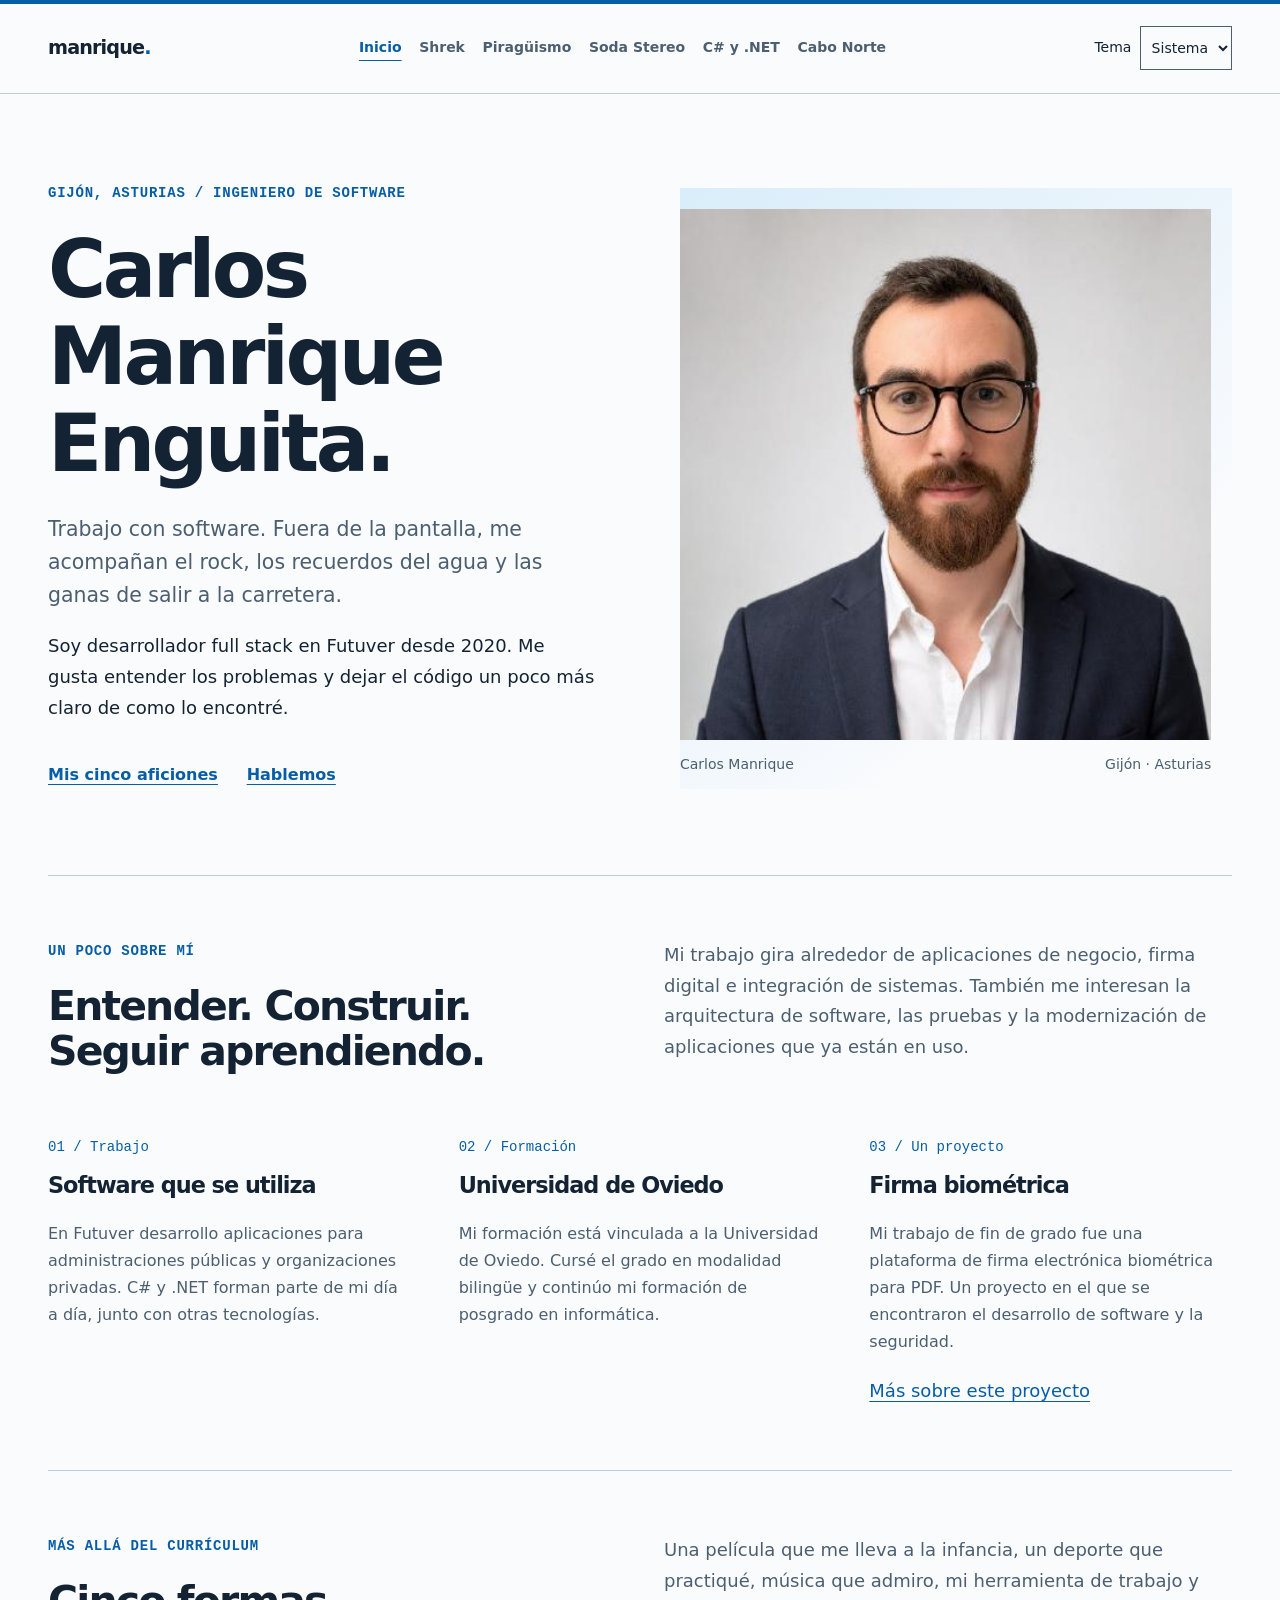
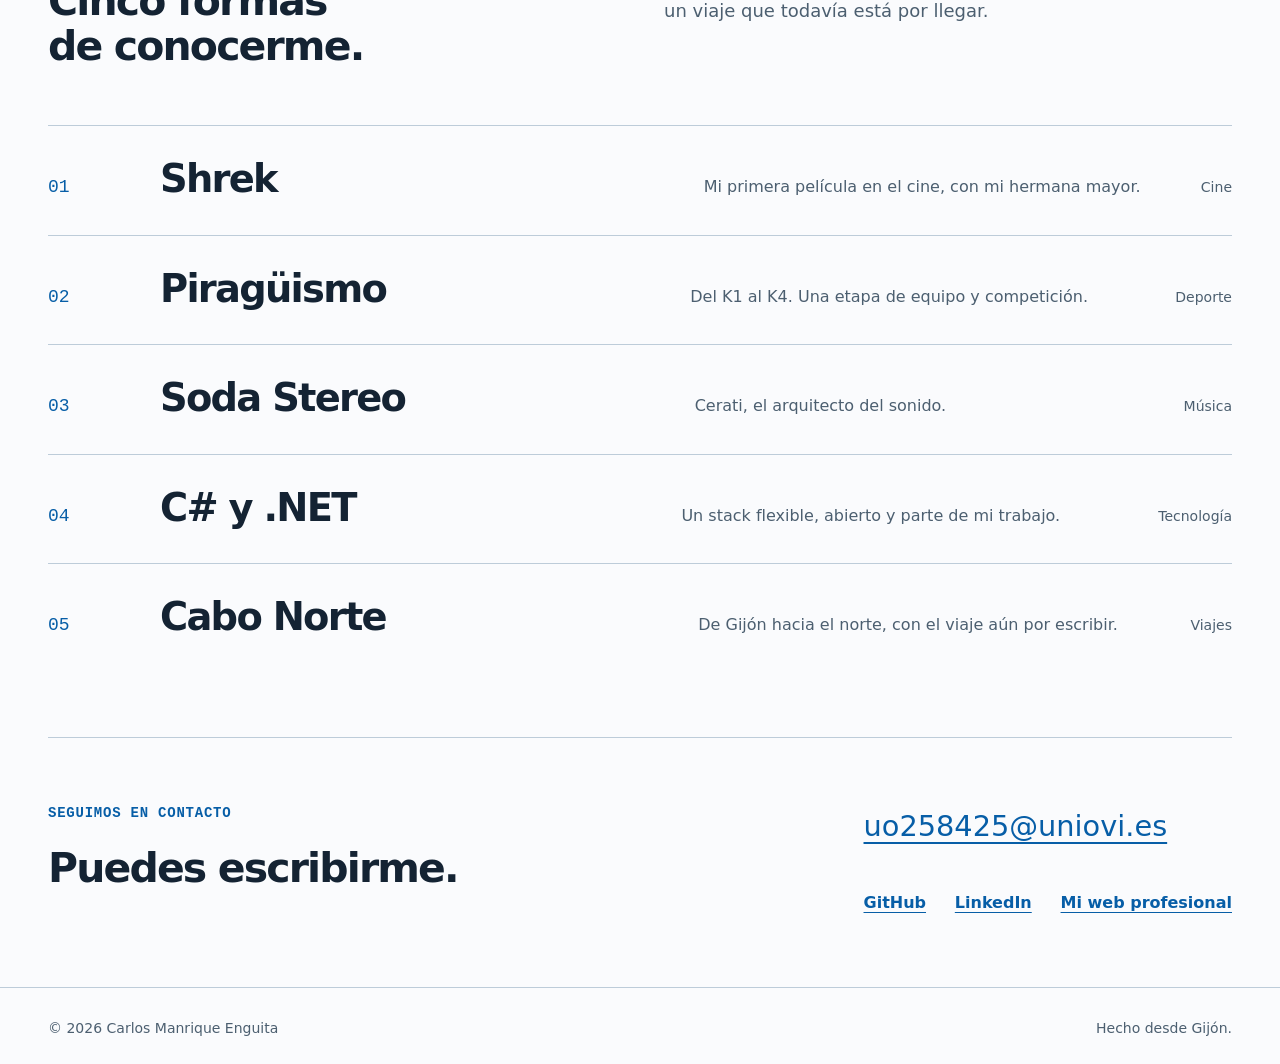
<file: index.html>
<!doctype html>
<html lang="es">
<head>
  <meta charset="utf-8">
  <meta name="viewport" content="width=device-width, initial-scale=1">
  <title>Carlos Manrique Enguita · Software y otras aficiones</title>
  <meta name="description" content="Soy Carlos Manrique Enguita, ingeniero de software en Gijón. Aquí comparto mi trabajo, mi música y algunas de las historias que me acompañan.">
  <link rel="icon" href="data:image/svg+xml,%3Csvg%20xmlns%3D%22http%3A%2F%2Fwww.w3.org%2F2000%2Fsvg%22%20viewBox%3D%220%200%2064%2064%22%3E%3Crect%20width%3D%2264%22%20height%3D%2264%22%20rx%3D%2212%22%20fill%3D%22%23075ea7%22%2F%3E%3Ctext%20x%3D%2232%22%20y%3D%2243%22%20text-anchor%3D%22middle%22%20font-size%3D%2236%22%20font-family%3D%22sans-serif%22%20font-weight%3D%22bold%22%20fill%3D%22white%22%3Em%3C%2Ftext%3E%3C%2Fsvg%3E">
  <link rel="stylesheet" href="assets/css/estilos.css">
  <script src="assets/js/tema.js"></script>
</head>
<body>
  <a class="saltar" href="#contenido">Saltar al contenido</a>
  <header>
    <a href="index.html" aria-label="Carlos Manrique, inicio">manrique<span>.</span></a>
    <nav aria-label="Principal">
      <ul>
        <li><a href="index.html" aria-current="page">Inicio</a></li>
        <li><a href="shrek.html">Shrek</a></li>
        <li><a href="piraguismo.html">Piragüismo</a></li>
        <li><a href="soda-stereo.html">Soda Stereo</a></li>
        <li><a href="dotnet.html">C# y .NET</a></li>
        <li><a href="cabo-norte.html">Cabo Norte</a></li>
      </ul>
    </nav>
    <label id="control-tema" hidden for="tema">
      Tema
      <select id="tema" name="tema"><option value="sistema">Sistema</option><option value="claro">Claro</option><option value="oscuro">Oscuro</option></select>
    </label>
  </header>
  <main id="contenido">
    <header aria-labelledby="presentacion">
      <div>
        <p class="etiqueta">Gijón, Asturias / Ingeniero de software</p>
        <h1 id="presentacion">Carlos <span>Manrique Enguita.</span></h1>
        <p class="entradilla">Trabajo con software. Fuera de la pantalla, me acompañan el rock, los recuerdos del agua y las ganas de salir a la carretera.</p>
        <p>Soy desarrollador full stack en Futuver desde 2020. Me gusta entender los problemas y dejar el código un poco más claro de como lo encontré.</p>
        <p class="enlaces-linea">
          <a href="#intereses">Mis cinco aficiones</a>
          <a href="#contacto">Hablemos</a>
        </p>
      </div>
      <figure>
        <img src="assets/imagenes/carlos-manrique.jpg" alt="Carlos Manrique Enguita" width="460" height="460" fetchpriority="high">
        <figcaption><span>Carlos Manrique</span><span>Gijón · Asturias</span></figcaption>
      </figure>
    </header>
    <section aria-labelledby="perfil">
      <header>
        <div>
          <p class="etiqueta">Un poco sobre mí</p>
          <h2 id="perfil">Entender. Construir.<br>Seguir aprendiendo.</h2>
        </div>
        <p>Mi trabajo gira alrededor de aplicaciones de negocio, firma digital e integración de sistemas. También me interesan la arquitectura de software, las pruebas y la modernización de aplicaciones que ya están en uso.</p>
      </header>
      <ul class="perfil-grid">
        <li aria-labelledby="trabajo">
          <span>01 / Trabajo</span>
          <h3 id="trabajo">Software que se utiliza</h3>
          <p>En Futuver desarrollo aplicaciones para administraciones públicas y organizaciones privadas. C# y .NET forman parte de mi día a día, junto con otras tecnologías.</p>
        </li>
        <li aria-labelledby="formacion">
          <span>02 / Formación</span>
          <h3 id="formacion">Universidad de Oviedo</h3>
          <p>Mi formación está vinculada a la Universidad de Oviedo. Cursé el grado en modalidad bilingüe y continúo mi formación de posgrado en informática.</p>
        </li>
        <li aria-labelledby="proyecto">
          <span>03 / Un proyecto</span>
          <h3 id="proyecto">Firma biométrica</h3>
          <p>Mi trabajo de fin de grado fue una plataforma de firma electrónica biométrica para PDF. Un proyecto en el que se encontraron el desarrollo de software y la seguridad.</p>
          <a href="dotnet.html#proyecto">Más sobre este proyecto</a>
        </li>
      </ul>
    </section>
    <section id="intereses" aria-labelledby="titulo-intereses">
      <header>
        <div>
          <p class="etiqueta">Más allá del currículum</p>
          <h2 id="titulo-intereses">Cinco formas<br>de conocerme.</h2>
        </div>
        <p>Una película que me lleva a la infancia, un deporte que practiqué, música que admiro, mi herramienta de trabajo y un viaje que todavía está por llegar.</p>
      </header>
      <ol class="intereses">
        <li>
          <span aria-hidden="true">01</span>
          <h3><a href="shrek.html">Shrek</a></h3>
          <p>Mi primera película en el cine, con mi hermana mayor.</p>
          <span>Cine</span>
        </li>
        <li>
          <span aria-hidden="true">02</span>
          <h3><a href="piraguismo.html">Piragüismo</a></h3>
          <p>Del K1 al K4. Una etapa de equipo y competición.</p>
          <span>Deporte</span>
        </li>
        <li>
          <span aria-hidden="true">03</span>
          <h3><a href="soda-stereo.html">Soda Stereo</a></h3>
          <p>Cerati, el arquitecto del sonido.</p>
          <span>Música</span>
        </li>
        <li>
          <span aria-hidden="true">04</span>
          <h3><a href="dotnet.html">C# y .NET</a></h3>
          <p>Un stack flexible, abierto y parte de mi trabajo.</p>
          <span>Tecnología</span>
        </li>
        <li>
          <span aria-hidden="true">05</span>
          <h3><a href="cabo-norte.html">Cabo Norte</a></h3>
          <p>De Gijón hacia el norte, con el viaje aún por escribir.</p>
          <span>Viajes</span>
        </li>
      </ol>
    </section>
    <section class="contacto" id="contacto" aria-labelledby="titulo-contacto">
      <header>
        <p class="etiqueta">Seguimos en contacto</p>
        <h2 id="titulo-contacto">Puedes escribirme.</h2>
      </header>
      <address>
        <a href="mailto:uo258425@uniovi.es">uo258425@uniovi.es</a>
        <p class="enlaces-linea">
          <a href="https://github.com/carlosmanri">GitHub</a>
          <a href="https://www.linkedin.com/in/carlos-manrique-enguita/">LinkedIn</a>
          <a href="https://manrique.dev/">Mi web profesional</a>
        </p>
      </address>
    </section>
  </main>
  <footer>
    <p>© 2026 Carlos Manrique Enguita</p>
    <p>Hecho desde Gijón.</p>
  </footer>
</body>
</html>
</file>
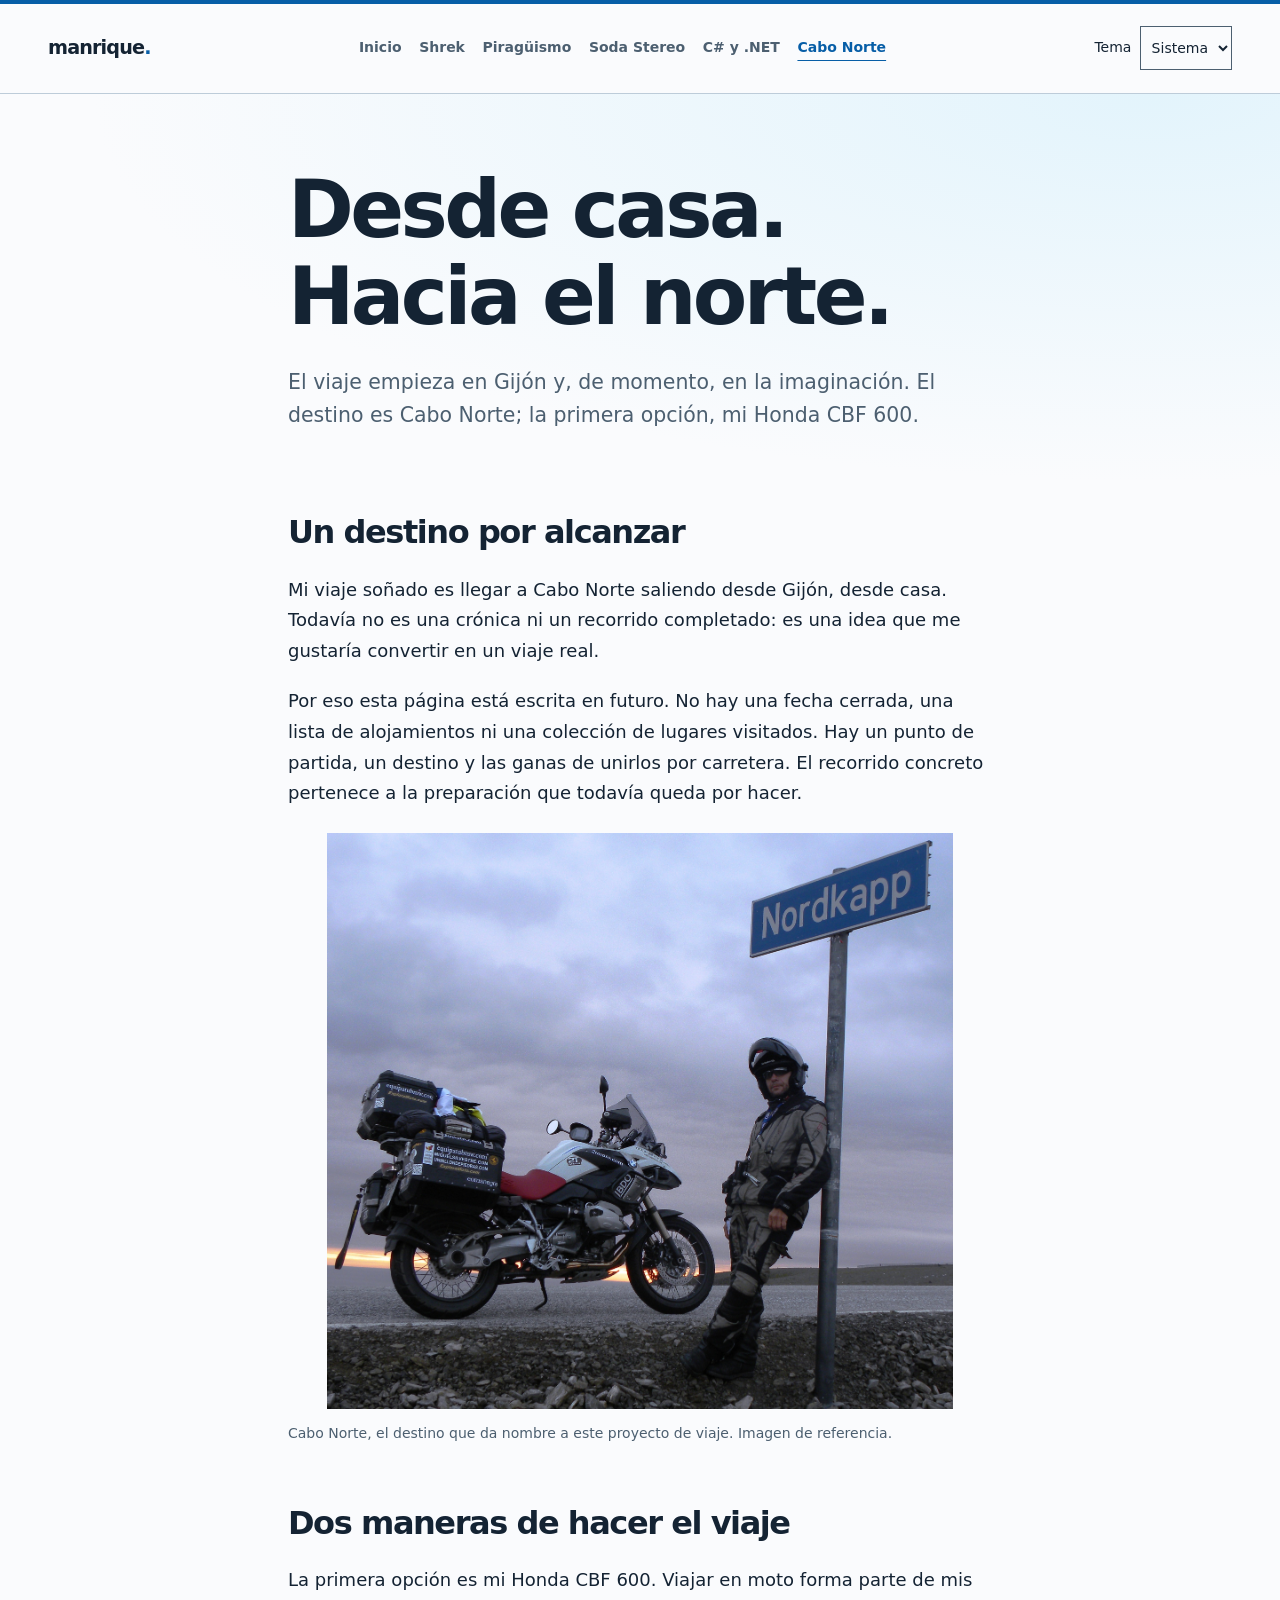
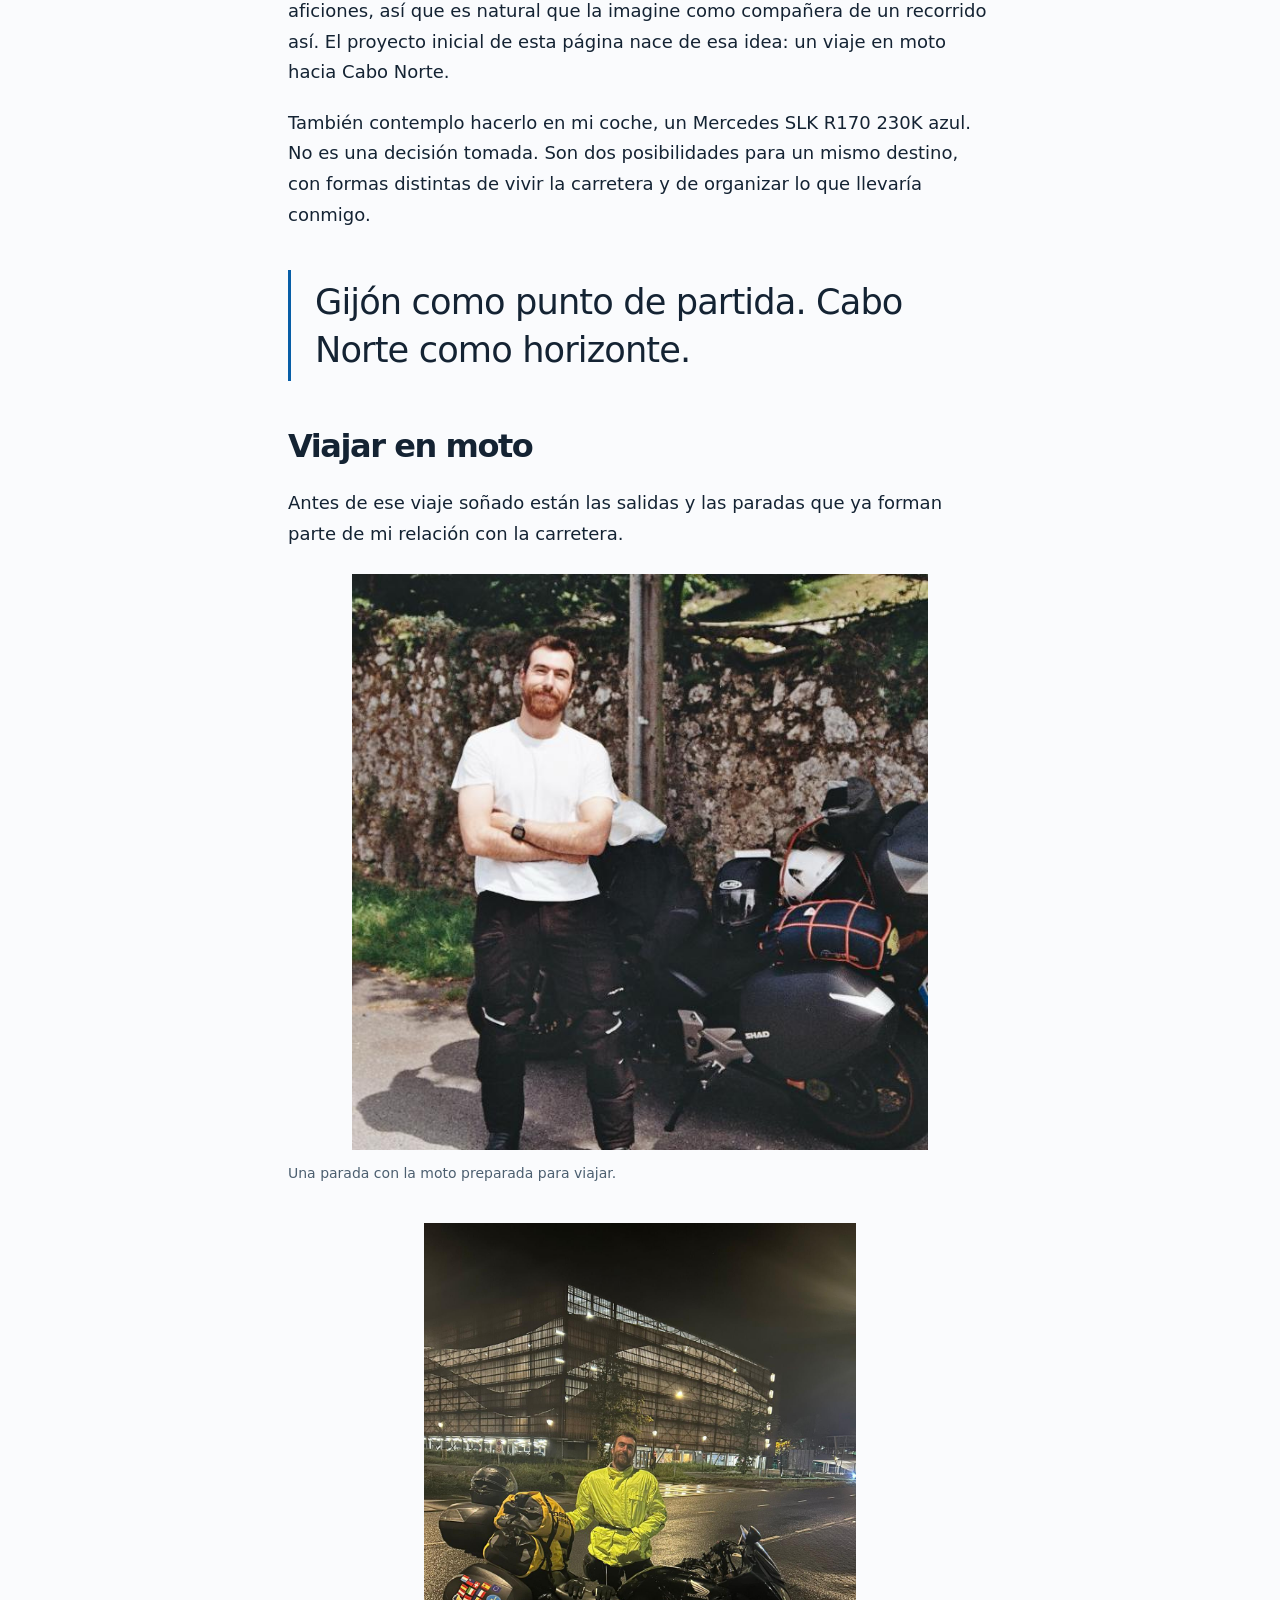
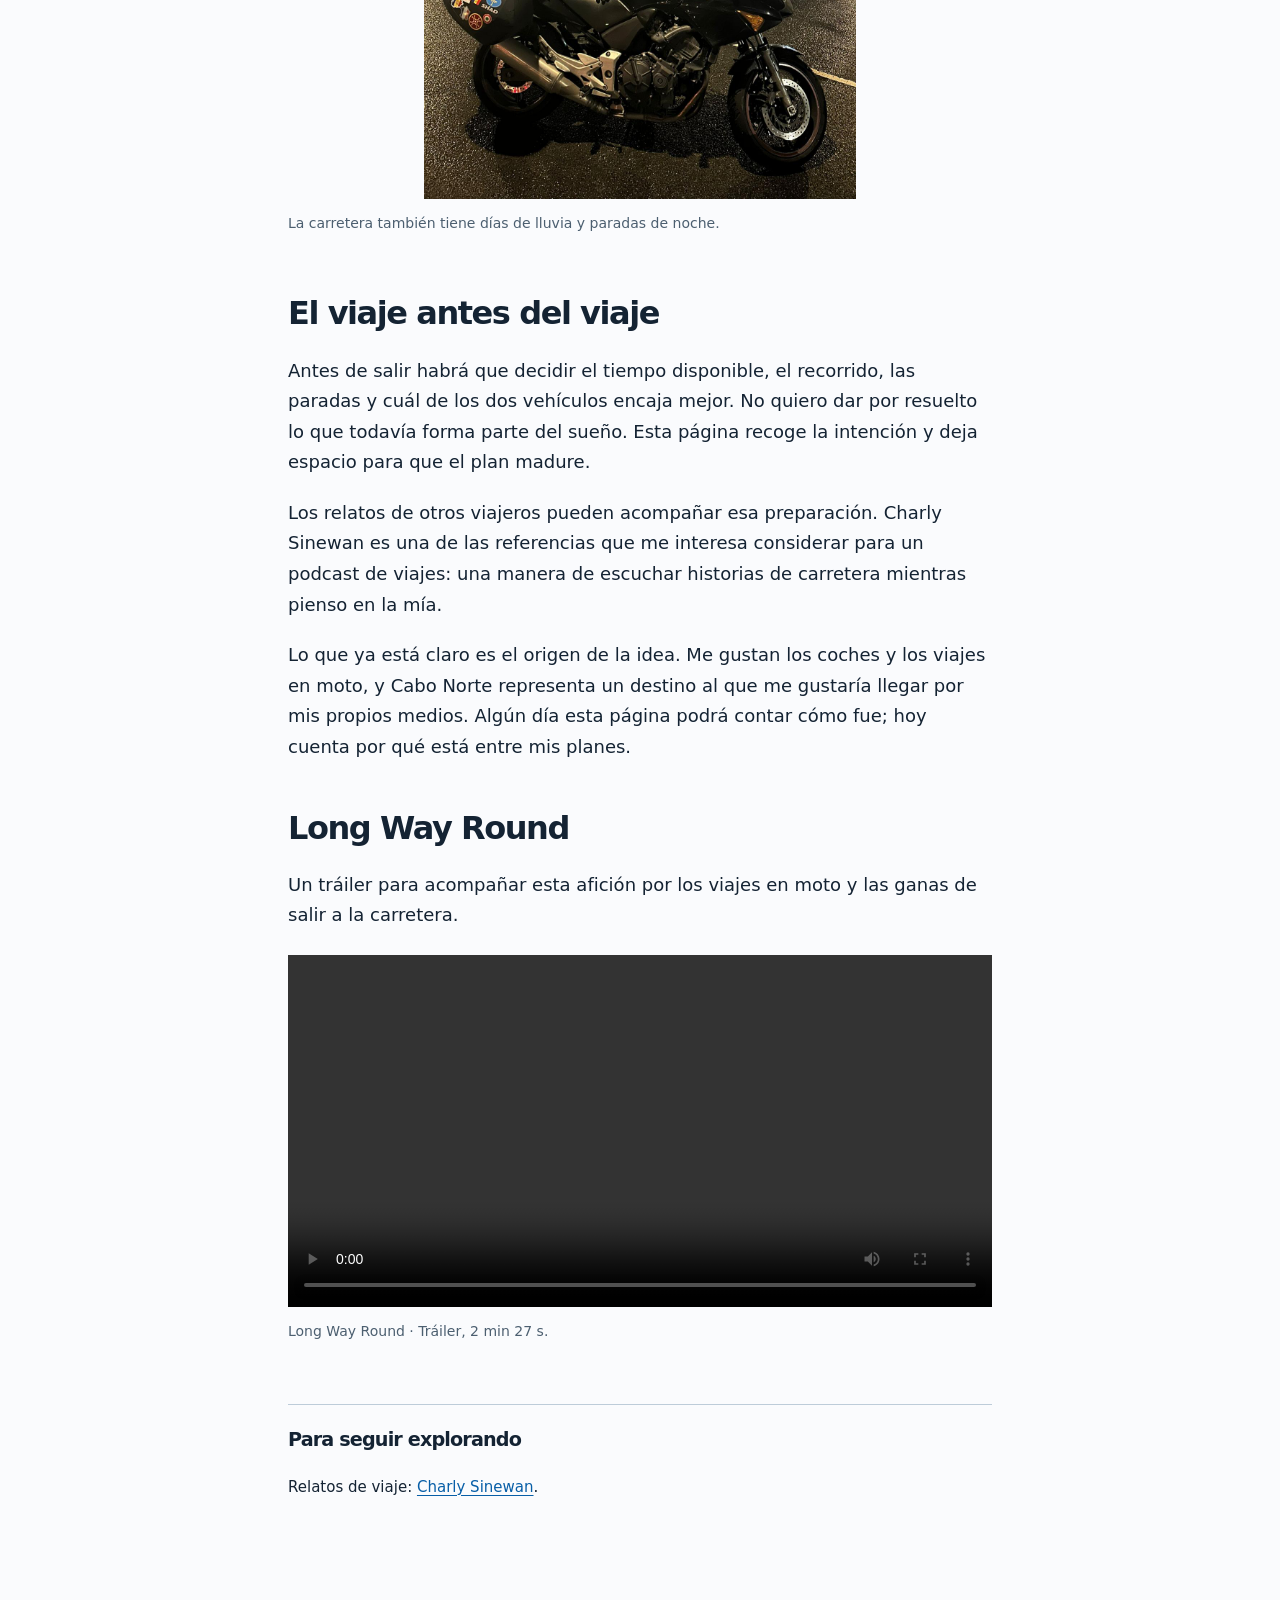
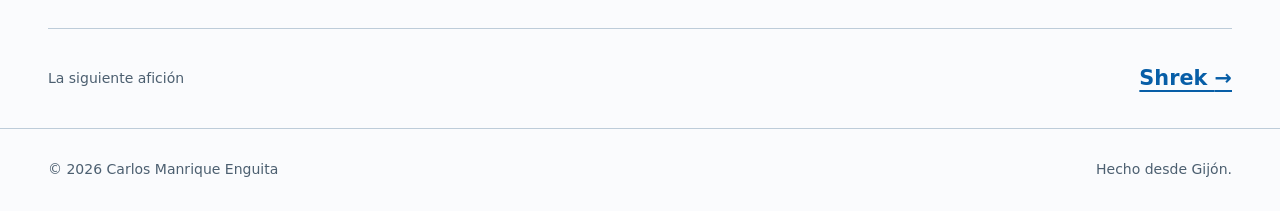
<file: cabo-norte.html>
<!doctype html>
<html lang="es">
<head>
  <meta charset="utf-8">
  <meta name="viewport" content="width=device-width, initial-scale=1">
  <title>Cabo Norte · Carlos Manrique Enguita</title>
  <meta name="description" content="El viaje empieza en Gijón y, de momento, en la imaginación. El destino es Cabo Norte; la primera opción, mi Honda CBF 600.">
  <link rel="icon" href="data:image/svg+xml,%3Csvg%20xmlns%3D%22http%3A%2F%2Fwww.w3.org%2F2000%2Fsvg%22%20viewBox%3D%220%200%2064%2064%22%3E%3Crect%20width%3D%2264%22%20height%3D%2264%22%20rx%3D%2212%22%20fill%3D%22%23075ea7%22%2F%3E%3Ctext%20x%3D%2232%22%20y%3D%2243%22%20text-anchor%3D%22middle%22%20font-size%3D%2236%22%20font-family%3D%22sans-serif%22%20font-weight%3D%22bold%22%20fill%3D%22white%22%3Em%3C%2Ftext%3E%3C%2Fsvg%3E">
  <link rel="stylesheet" href="assets/css/estilos.css">
  <script src="assets/js/tema.js"></script>
</head>
<body>
  <a class="saltar" href="#contenido">Saltar al contenido</a>
  <header>
    <a href="index.html" aria-label="Carlos Manrique, inicio">manrique<span>.</span></a>
    <nav aria-label="Principal">
      <ul>
        <li><a href="index.html">Inicio</a></li>
        <li><a href="shrek.html">Shrek</a></li>
        <li><a href="piraguismo.html">Piragüismo</a></li>
        <li><a href="soda-stereo.html">Soda Stereo</a></li>
        <li><a href="dotnet.html">C# y .NET</a></li>
        <li><a href="cabo-norte.html" aria-current="page">Cabo Norte</a></li>
      </ul>
    </nav>
    <label id="control-tema" hidden for="tema">
      Tema
      <select id="tema" name="tema"><option value="sistema">Sistema</option><option value="claro">Claro</option><option value="oscuro">Oscuro</option></select>
    </label>
  </header>
  <main id="contenido">
    <article>
      <header>
        <h1>Desde casa.<br>Hacia el norte.</h1>
        <p class="entradilla">El viaje empieza en Gijón y, de momento, en la imaginación. El destino es Cabo Norte; la primera opción, mi Honda CBF 600.</p>
      </header>
      <section id="destino" aria-labelledby="titulo-destino">
        <h2 id="titulo-destino">Un destino por alcanzar</h2>
        <p>Mi viaje soñado es llegar a Cabo Norte saliendo desde Gijón, desde casa. Todavía no es una crónica ni un recorrido completado: es una idea que me gustaría convertir en un viaje real.</p>
        <p>Por eso esta página está escrita en futuro. No hay una fecha cerrada, una lista de alojamientos ni una colección de lugares visitados. Hay un punto de partida, un destino y las ganas de unirlos por carretera. El recorrido concreto pertenece a la preparación que todavía queda por hacer.</p>
        <figure>
          <img src="assets/imagenes/cabo-norte.jpg" alt="Un motorista junto a su moto cargada y la señal de Nordkapp, bajo un cielo nublado" width="2818" height="2594" loading="lazy" decoding="async">
          <figcaption>Cabo Norte, el destino que da nombre a este proyecto de viaje. Imagen de referencia.</figcaption>
        </figure>
      </section>
      <section id="vehiculos" aria-labelledby="titulo-vehiculos">
        <h2 id="titulo-vehiculos">Dos maneras de hacer el viaje</h2>
        <p>La primera opción es mi Honda CBF 600. Viajar en moto forma parte de mis aficiones, así que es natural que la imagine como compañera de un recorrido así. El proyecto inicial de esta página nace de esa idea: un viaje en moto hacia Cabo Norte.</p>
        <p>También contemplo hacerlo en mi coche, un Mercedes SLK R170 230K azul. No es una decisión tomada. Son dos posibilidades para un mismo destino, con formas distintas de vivir la carretera y de organizar lo que llevaría conmigo.</p>
        <p class="destacado">Gijón como punto de partida. Cabo Norte como horizonte.</p>
      </section>
      <section id="fotos" aria-labelledby="titulo-fotos">
        <h2 id="titulo-fotos">Viajar en moto</h2>
        <p>Antes de ese viaje soñado están las salidas y las paradas que ya forman parte de mi relación con la carretera.</p>
        <figure>
          <img src="assets/imagenes/viaje-moto-1.jpeg" alt="Un viajero con camiseta blanca junto a una moto cargada con equipaje y cascos, frente a un muro de piedra" width="640" height="640" loading="lazy" decoding="async">
          <figcaption>Una parada con la moto preparada para viajar.</figcaption>
        </figure>
        <figure>
          <img src="assets/imagenes/viaje-moto-2.jpeg" alt="Un viajero con impermeable amarillo junto a una moto Honda con equipaje, de noche sobre el pavimento mojado" width="1200" height="1600" loading="lazy" decoding="async">
          <figcaption>La carretera también tiene días de lluvia y paradas de noche.</figcaption>
        </figure>
      </section>
      <section id="preparar" aria-labelledby="titulo-preparar">
        <h2 id="titulo-preparar">El viaje antes del viaje</h2>
        <p>Antes de salir habrá que decidir el tiempo disponible, el recorrido, las paradas y cuál de los dos vehículos encaja mejor. No quiero dar por resuelto lo que todavía forma parte del sueño. Esta página recoge la intención y deja espacio para que el plan madure.</p>
        <p>Los relatos de otros viajeros pueden acompañar esa preparación. Charly Sinewan es una de las referencias que me interesa considerar para un podcast de viajes: una manera de escuchar historias de carretera mientras pienso en la mía.</p>
        <p>Lo que ya está claro es el origen de la idea. Me gustan los coches y los viajes en moto, y Cabo Norte representa un destino al que me gustaría llegar por mis propios medios. Algún día esta página podrá contar cómo fue; hoy cuenta por qué está entre mis planes.</p>
      </section>
      <section id="long-way-round" aria-labelledby="titulo-long-way-round">
        <h2 id="titulo-long-way-round">Long Way Round</h2>
        <p>Un tráiler para acompañar esta afición por los viajes en moto y las ganas de salir a la carretera.</p>
        <figure>
          <video controls preload="metadata" width="1280" height="720" aria-label="Tráiler de Long Way Round">
            <source src="assets/video/long-way-round-trailer.mp4" type="video/mp4">
            Tu navegador no admite este reproductor. <a href="assets/video/long-way-round-trailer.mp4">Abrir el tráiler de Long Way Round en MP4</a>.
          </video>
          <figcaption>Long Way Round · Tráiler, 2 min 27 s.</figcaption>
        </figure>
        <!-- Pendiente: subtítulos WebVTT, transcripción revisada y descripción visual cuando corresponda. -->
      </section>
      <footer aria-labelledby="titulo-fuentes">
        <h2 id="titulo-fuentes">Para seguir explorando</h2>
        <p>Relatos de viaje: <a href="https://www.sinewan.com/">Charly Sinewan</a>.</p>
      </footer>
    </article>
    <nav aria-label="Siguiente afición">
      <p>La siguiente afición</p>
      <a href="shrek.html" rel="next">Shrek <span aria-hidden="true">→</span></a>
    </nav>
  </main>
  <footer>
    <p>© 2026 Carlos Manrique Enguita</p>
    <p>Hecho desde Gijón.</p>
  </footer>
</body>
</html>
</file>
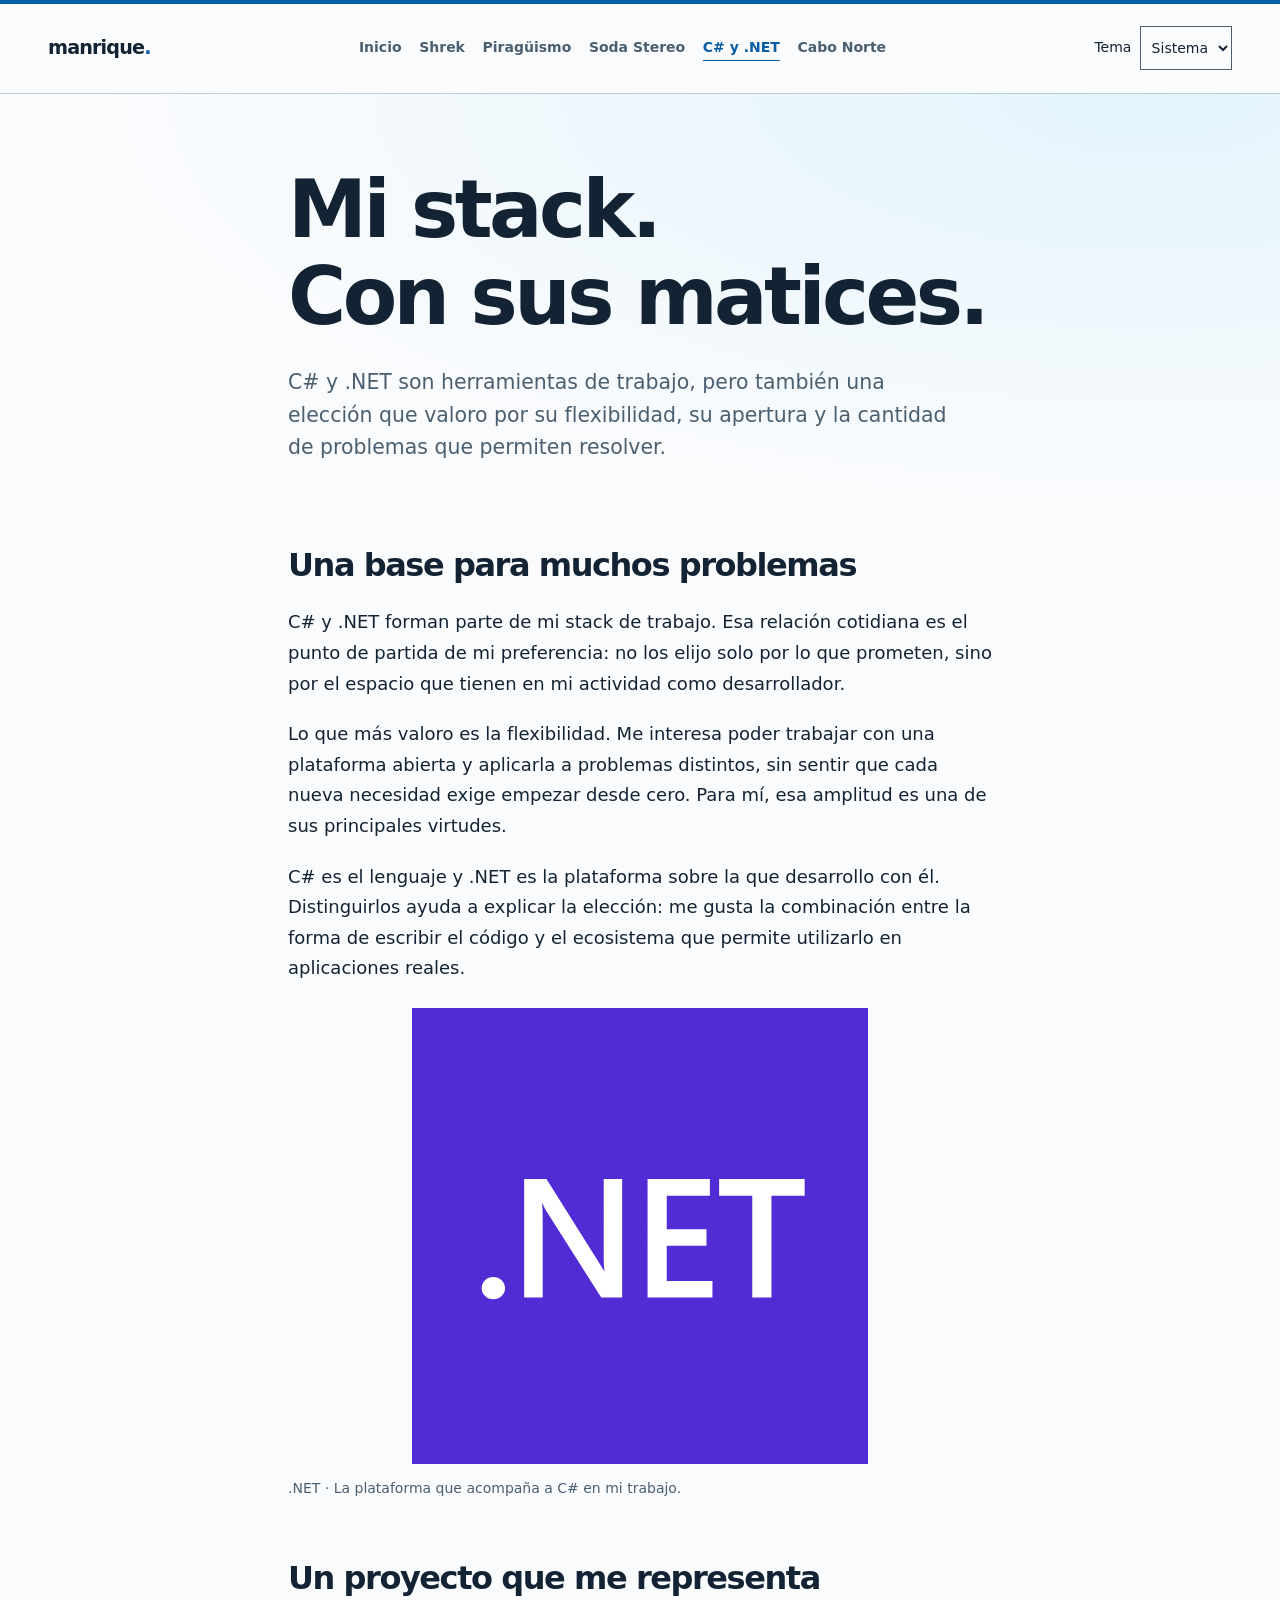
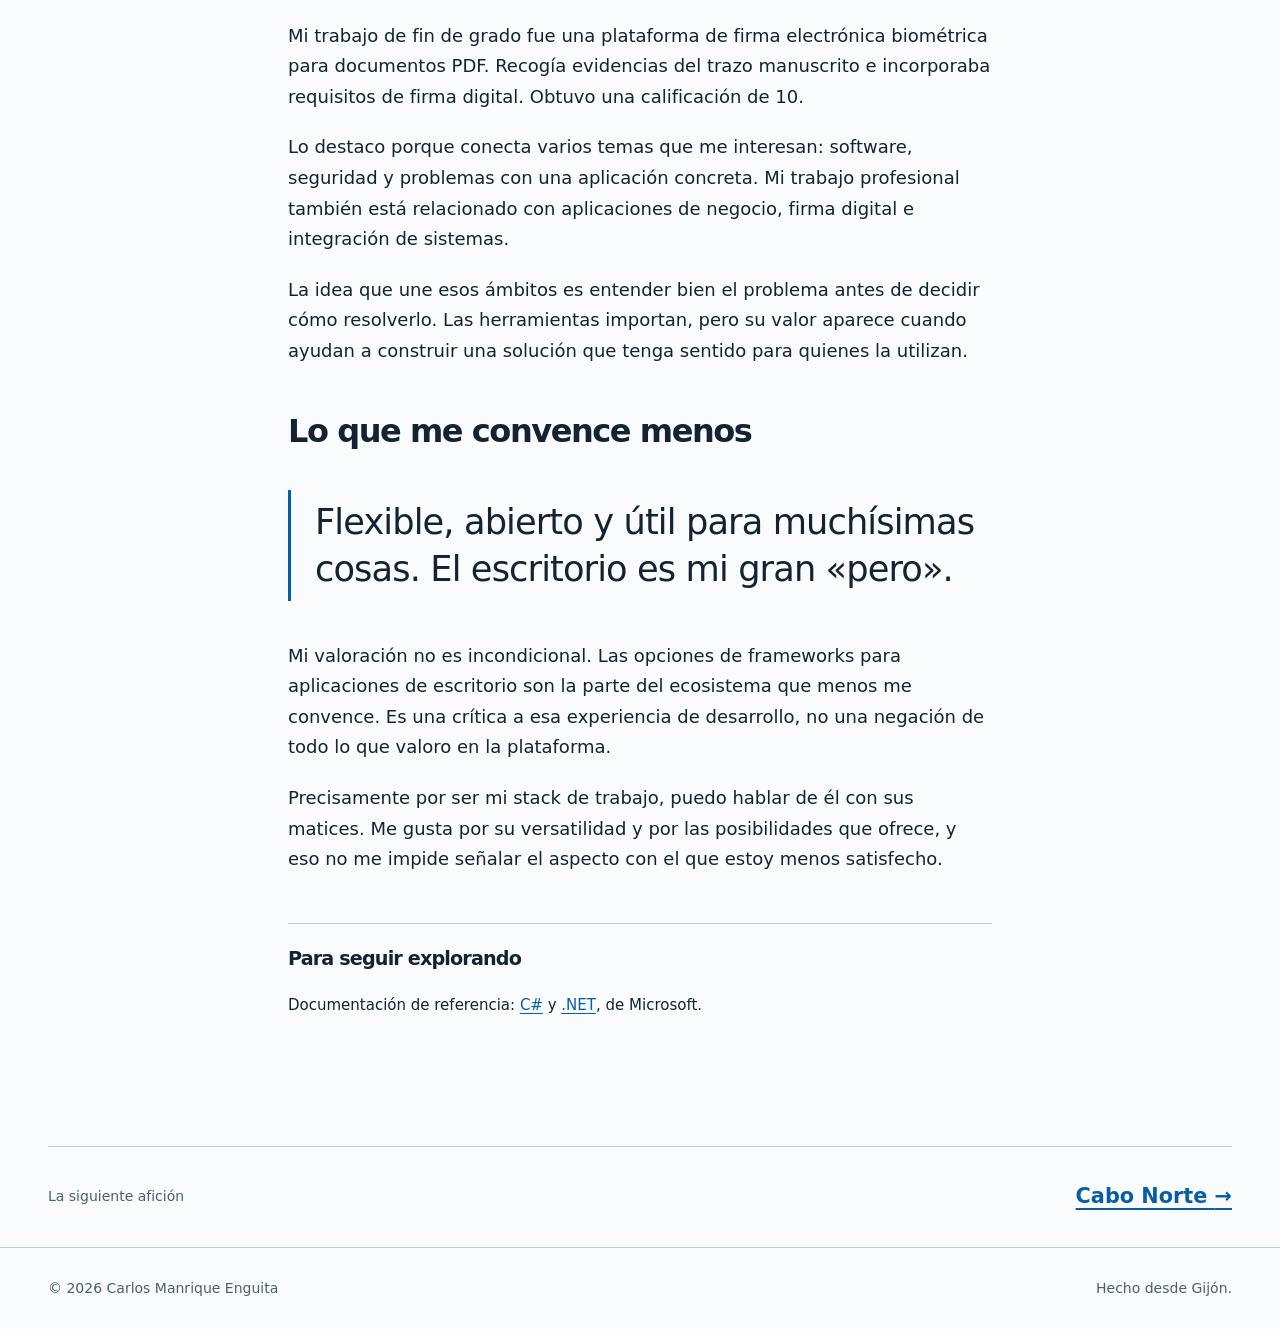
<file: dotnet.html>
<!doctype html>
<html lang="es">
<head>
  <meta charset="utf-8">
  <meta name="viewport" content="width=device-width, initial-scale=1">
  <title>C# y .NET · Carlos Manrique Enguita</title>
  <meta name="description" content="C# y .NET son herramientas de trabajo, pero también una elección que valoro por su flexibilidad, su apertura y la cantidad de problemas que permiten resolver.">
  <link rel="icon" href="data:image/svg+xml,%3Csvg%20xmlns%3D%22http%3A%2F%2Fwww.w3.org%2F2000%2Fsvg%22%20viewBox%3D%220%200%2064%2064%22%3E%3Crect%20width%3D%2264%22%20height%3D%2264%22%20rx%3D%2212%22%20fill%3D%22%23075ea7%22%2F%3E%3Ctext%20x%3D%2232%22%20y%3D%2243%22%20text-anchor%3D%22middle%22%20font-size%3D%2236%22%20font-family%3D%22sans-serif%22%20font-weight%3D%22bold%22%20fill%3D%22white%22%3Em%3C%2Ftext%3E%3C%2Fsvg%3E">
  <link rel="stylesheet" href="assets/css/estilos.css">
  <script src="assets/js/tema.js"></script>
</head>
<body>
  <a class="saltar" href="#contenido">Saltar al contenido</a>
  <header>
    <a href="index.html" aria-label="Carlos Manrique, inicio">manrique<span>.</span></a>
    <nav aria-label="Principal">
      <ul>
        <li><a href="index.html">Inicio</a></li>
        <li><a href="shrek.html">Shrek</a></li>
        <li><a href="piraguismo.html">Piragüismo</a></li>
        <li><a href="soda-stereo.html">Soda Stereo</a></li>
        <li><a href="dotnet.html" aria-current="page">C# y .NET</a></li>
        <li><a href="cabo-norte.html">Cabo Norte</a></li>
      </ul>
    </nav>
    <label id="control-tema" hidden for="tema">
      Tema
      <select id="tema" name="tema"><option value="sistema">Sistema</option><option value="claro">Claro</option><option value="oscuro">Oscuro</option></select>
    </label>
  </header>
  <main id="contenido">
    <article>
      <header>
        <h1>Mi stack.<br>Con sus matices.</h1>
        <p class="entradilla">C# y .NET son herramientas de trabajo, pero también una elección que valoro por su flexibilidad, su apertura y la cantidad de problemas que permiten resolver.</p>
      </header>
      <section id="stack" aria-labelledby="titulo-stack">
        <h2 id="titulo-stack">Una base para muchos problemas</h2>
        <p>C# y .NET forman parte de mi stack de trabajo. Esa relación cotidiana es el punto de partida de mi preferencia: no los elijo solo por lo que prometen, sino por el espacio que tienen en mi actividad como desarrollador.</p>
        <p>Lo que más valoro es la flexibilidad. Me interesa poder trabajar con una plataforma abierta y aplicarla a problemas distintos, sin sentir que cada nueva necesidad exige empezar desde cero. Para mí, esa amplitud es una de sus principales virtudes.</p>
        <p>C# es el lenguaje y .NET es la plataforma sobre la que desarrollo con él. Distinguirlos ayuda a explicar la elección: me gusta la combinación entre la forma de escribir el código y el ecosistema que permite utilizarlo en aplicaciones reales.</p>
        <figure>
          <img src="assets/imagenes/dotnet.svg" alt="Logotipo de .NET: letras blancas sobre un fondo violeta" width="456" height="456" loading="lazy" decoding="async">
          <figcaption>.NET · La plataforma que acompaña a C# en mi trabajo.</figcaption>
        </figure>
      </section>
      <section id="proyecto" aria-labelledby="titulo-proyecto">
        <h2 id="titulo-proyecto">Un proyecto que me representa</h2>
        <p>Mi trabajo de fin de grado fue una plataforma de firma electrónica biométrica para documentos PDF. Recogía evidencias del trazo manuscrito e incorporaba requisitos de firma digital. Obtuvo una calificación de 10.</p>
        <p>Lo destaco porque conecta varios temas que me interesan: software, seguridad y problemas con una aplicación concreta. Mi trabajo profesional también está relacionado con aplicaciones de negocio, firma digital e integración de sistemas.</p>
        <p>La idea que une esos ámbitos es entender bien el problema antes de decidir cómo resolverlo. Las herramientas importan, pero su valor aparece cuando ayudan a construir una solución que tenga sentido para quienes la utilizan.</p>
      </section>
      <section id="matices" aria-labelledby="titulo-matices">
        <h2 id="titulo-matices">Lo que me convence menos</h2>
        <p class="destacado">Flexible, abierto y útil para muchísimas cosas. El escritorio es mi gran «pero».</p>
        <p>Mi valoración no es incondicional. Las opciones de frameworks para aplicaciones de escritorio son la parte del ecosistema que menos me convence. Es una crítica a esa experiencia de desarrollo, no una negación de todo lo que valoro en la plataforma.</p>
        <p>Precisamente por ser mi stack de trabajo, puedo hablar de él con sus matices. Me gusta por su versatilidad y por las posibilidades que ofrece, y eso no me impide señalar el aspecto con el que estoy menos satisfecho.</p>
      </section>
      <footer aria-labelledby="titulo-fuentes">
        <h2 id="titulo-fuentes">Para seguir explorando</h2>
        <p>Documentación de referencia: <a href="https://learn.microsoft.com/es-es/dotnet/csharp/">C#</a> y <a href="https://learn.microsoft.com/es-es/dotnet/">.NET</a>, de Microsoft.</p>
      </footer>
    </article>
    <nav aria-label="Siguiente afición">
      <p>La siguiente afición</p>
      <a href="cabo-norte.html" rel="next">Cabo Norte <span aria-hidden="true">→</span></a>
    </nav>
  </main>
  <footer>
    <p>© 2026 Carlos Manrique Enguita</p>
    <p>Hecho desde Gijón.</p>
  </footer>
</body>
</html>
</file>
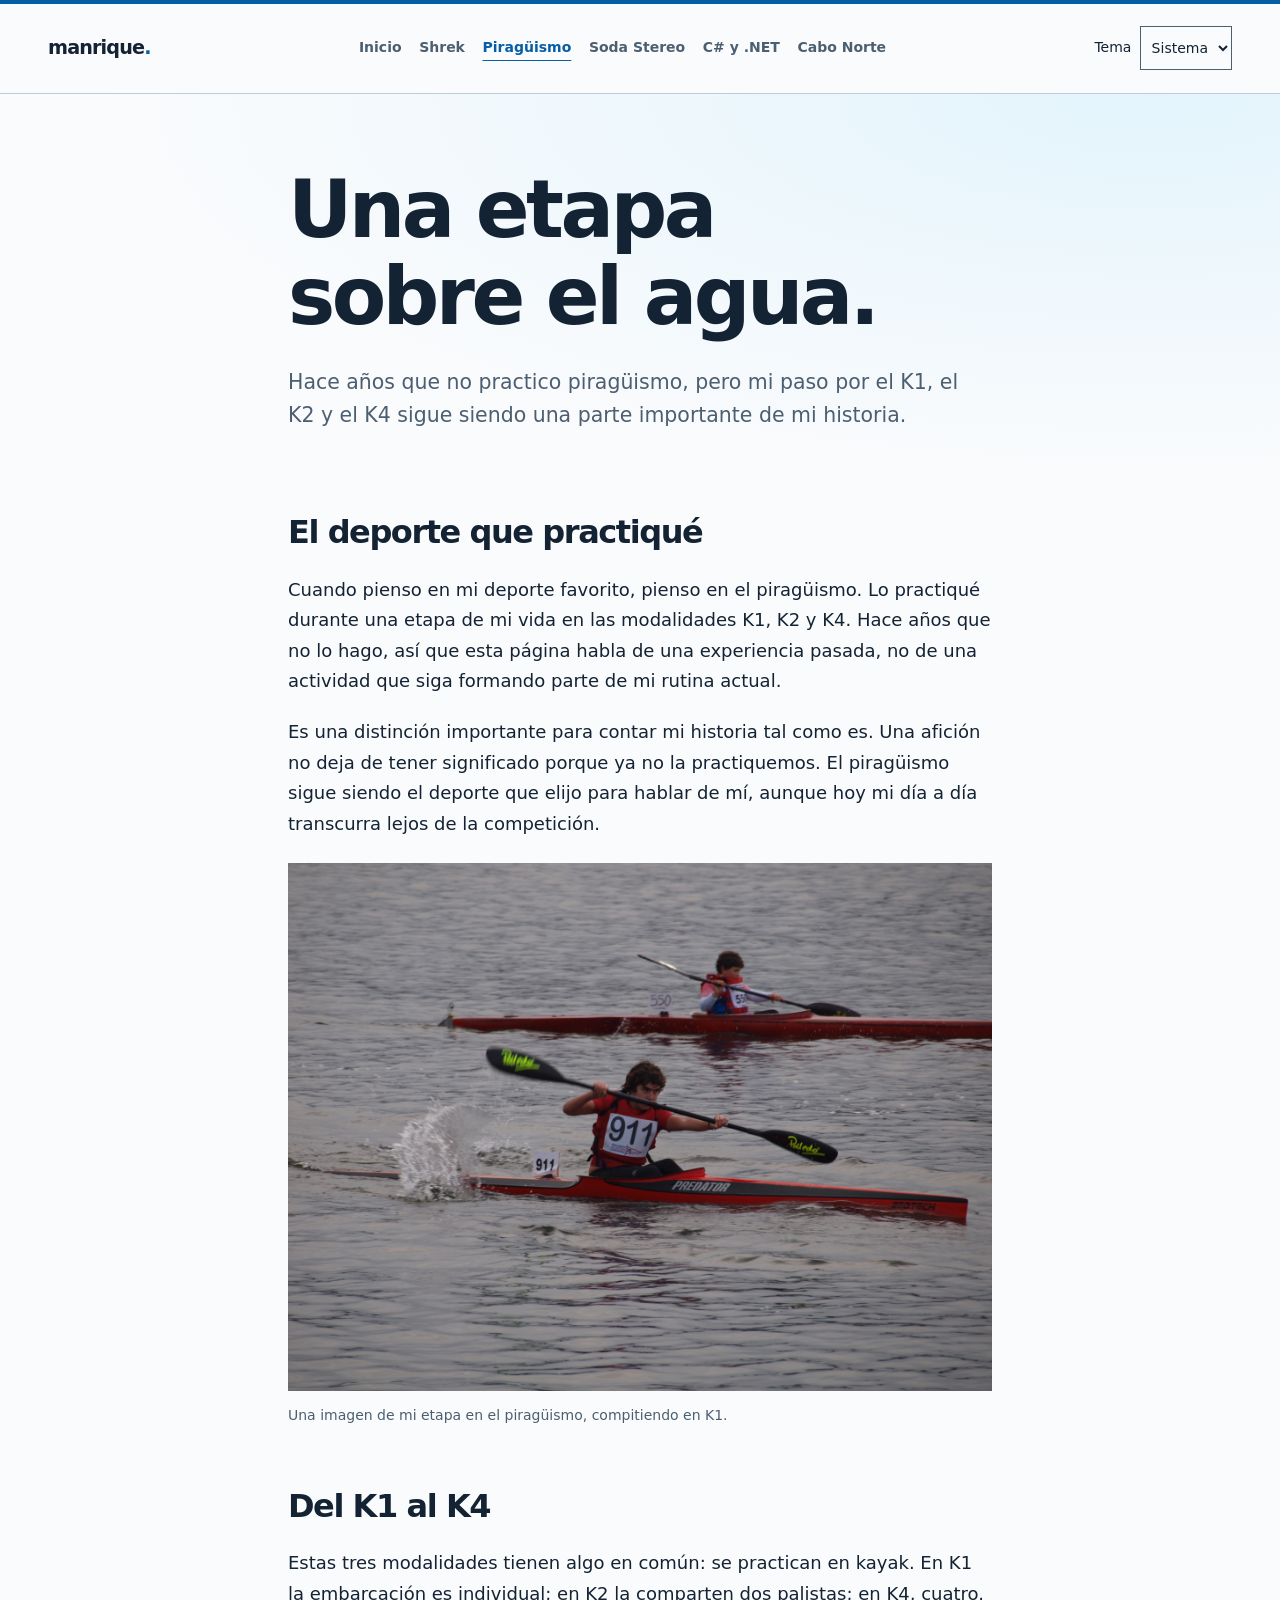
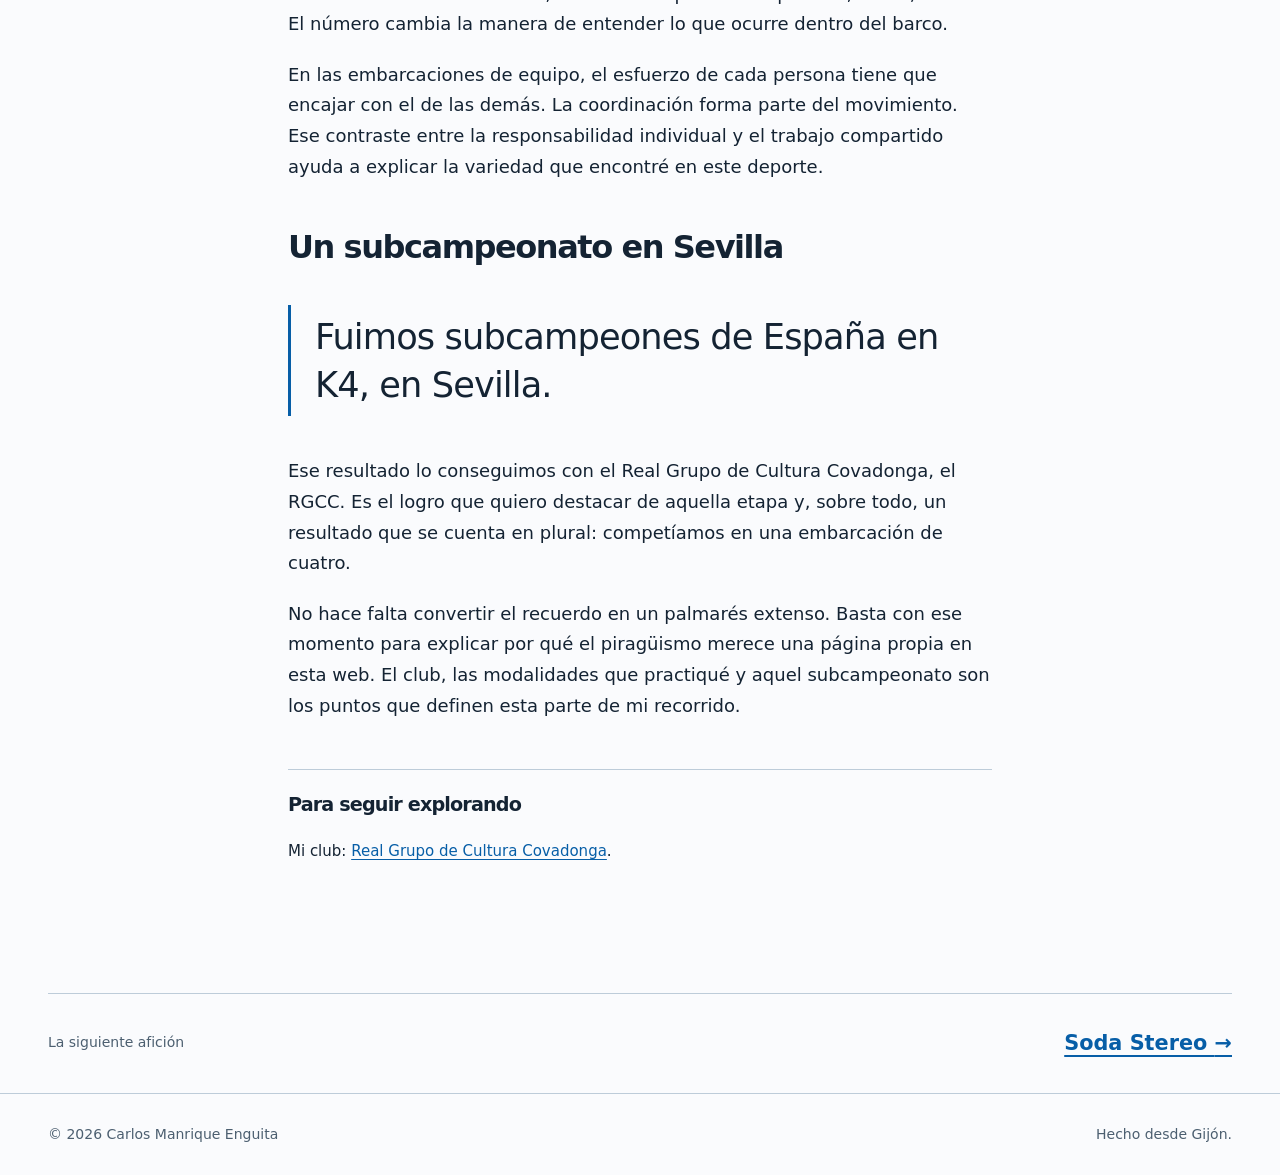
<file: piraguismo.html>
<!doctype html>
<html lang="es">
<head>
  <meta charset="utf-8">
  <meta name="viewport" content="width=device-width, initial-scale=1">
  <title>Piragüismo · Carlos Manrique Enguita</title>
  <meta name="description" content="Hace años que no practico piragüismo, pero mi paso por el K1, el K2 y el K4 sigue siendo una parte importante de mi historia.">
  <link rel="icon" href="data:image/svg+xml,%3Csvg%20xmlns%3D%22http%3A%2F%2Fwww.w3.org%2F2000%2Fsvg%22%20viewBox%3D%220%200%2064%2064%22%3E%3Crect%20width%3D%2264%22%20height%3D%2264%22%20rx%3D%2212%22%20fill%3D%22%23075ea7%22%2F%3E%3Ctext%20x%3D%2232%22%20y%3D%2243%22%20text-anchor%3D%22middle%22%20font-size%3D%2236%22%20font-family%3D%22sans-serif%22%20font-weight%3D%22bold%22%20fill%3D%22white%22%3Em%3C%2Ftext%3E%3C%2Fsvg%3E">
  <link rel="stylesheet" href="assets/css/estilos.css">
  <script src="assets/js/tema.js"></script>
</head>
<body>
  <a class="saltar" href="#contenido">Saltar al contenido</a>
  <header>
    <a href="index.html" aria-label="Carlos Manrique, inicio">manrique<span>.</span></a>
    <nav aria-label="Principal">
      <ul>
        <li><a href="index.html">Inicio</a></li>
        <li><a href="shrek.html">Shrek</a></li>
        <li><a href="piraguismo.html" aria-current="page">Piragüismo</a></li>
        <li><a href="soda-stereo.html">Soda Stereo</a></li>
        <li><a href="dotnet.html">C# y .NET</a></li>
        <li><a href="cabo-norte.html">Cabo Norte</a></li>
      </ul>
    </nav>
    <label id="control-tema" hidden for="tema">
      Tema
      <select id="tema" name="tema"><option value="sistema">Sistema</option><option value="claro">Claro</option><option value="oscuro">Oscuro</option></select>
    </label>
  </header>
  <main id="contenido">
    <article>
      <header>
        <h1>Una etapa<br>sobre el agua.</h1>
        <p class="entradilla">Hace años que no practico piragüismo, pero mi paso por el K1, el K2 y el K4 sigue siendo una parte importante de mi historia.</p>
      </header>
      <section id="etapa" aria-labelledby="titulo-etapa">
        <h2 id="titulo-etapa">El deporte que practiqué</h2>
        <p>Cuando pienso en mi deporte favorito, pienso en el piragüismo. Lo practiqué durante una etapa de mi vida en las modalidades K1, K2 y K4. Hace años que no lo hago, así que esta página habla de una experiencia pasada, no de una actividad que siga formando parte de mi rutina actual.</p>
        <p>Es una distinción importante para contar mi historia tal como es. Una afición no deja de tener significado porque ya no la practiquemos. El piragüismo sigue siendo el deporte que elijo para hablar de mí, aunque hoy mi día a día transcurra lejos de la competición.</p>
        <figure>
          <img src="assets/imagenes/piraguismo.jpeg" alt="Dos palistas en kayaks individuales rojos; en primer plano, el participante con dorsal 911 avanza levantando agua con la pala" width="1600" height="1200" loading="lazy" decoding="async">
          <figcaption>Una imagen de mi etapa en el piragüismo, compitiendo en K1.</figcaption>
        </figure>
      </section>
      <section id="equipo" aria-labelledby="titulo-equipo">
        <h2 id="titulo-equipo">Del K1 al K4</h2>
        <p>Estas tres modalidades tienen algo en común: se practican en kayak. En K1 la embarcación es individual; en K2 la comparten dos palistas; en K4, cuatro. El número cambia la manera de entender lo que ocurre dentro del barco.</p>
        <p>En las embarcaciones de equipo, el esfuerzo de cada persona tiene que encajar con el de las demás. La coordinación forma parte del movimiento. Ese contraste entre la responsabilidad individual y el trabajo compartido ayuda a explicar la variedad que encontré en este deporte.</p>
      </section>
      <section id="sevilla" aria-labelledby="titulo-sevilla">
        <h2 id="titulo-sevilla">Un subcampeonato en Sevilla</h2>
        <p class="destacado">Fuimos subcampeones de España en K4, en Sevilla.</p>
        <p>Ese resultado lo conseguimos con el Real Grupo de Cultura Covadonga, el RGCC. Es el logro que quiero destacar de aquella etapa y, sobre todo, un resultado que se cuenta en plural: competíamos en una embarcación de cuatro.</p>
        <p>No hace falta convertir el recuerdo en un palmarés extenso. Basta con ese momento para explicar por qué el piragüismo merece una página propia en esta web. El club, las modalidades que practiqué y aquel subcampeonato son los puntos que definen esta parte de mi recorrido.</p>
      </section>
      <footer aria-labelledby="titulo-fuentes">
        <h2 id="titulo-fuentes">Para seguir explorando</h2>
        <p>Mi club: <a href="https://www.rgcc.es/">Real Grupo de Cultura Covadonga</a>.</p>
      </footer>
    </article>
    <nav aria-label="Siguiente afición">
      <p>La siguiente afición</p>
      <a href="soda-stereo.html" rel="next">Soda Stereo <span aria-hidden="true">→</span></a>
    </nav>
  </main>
  <footer>
    <p>© 2026 Carlos Manrique Enguita</p>
    <p>Hecho desde Gijón.</p>
  </footer>
</body>
</html>
</file>
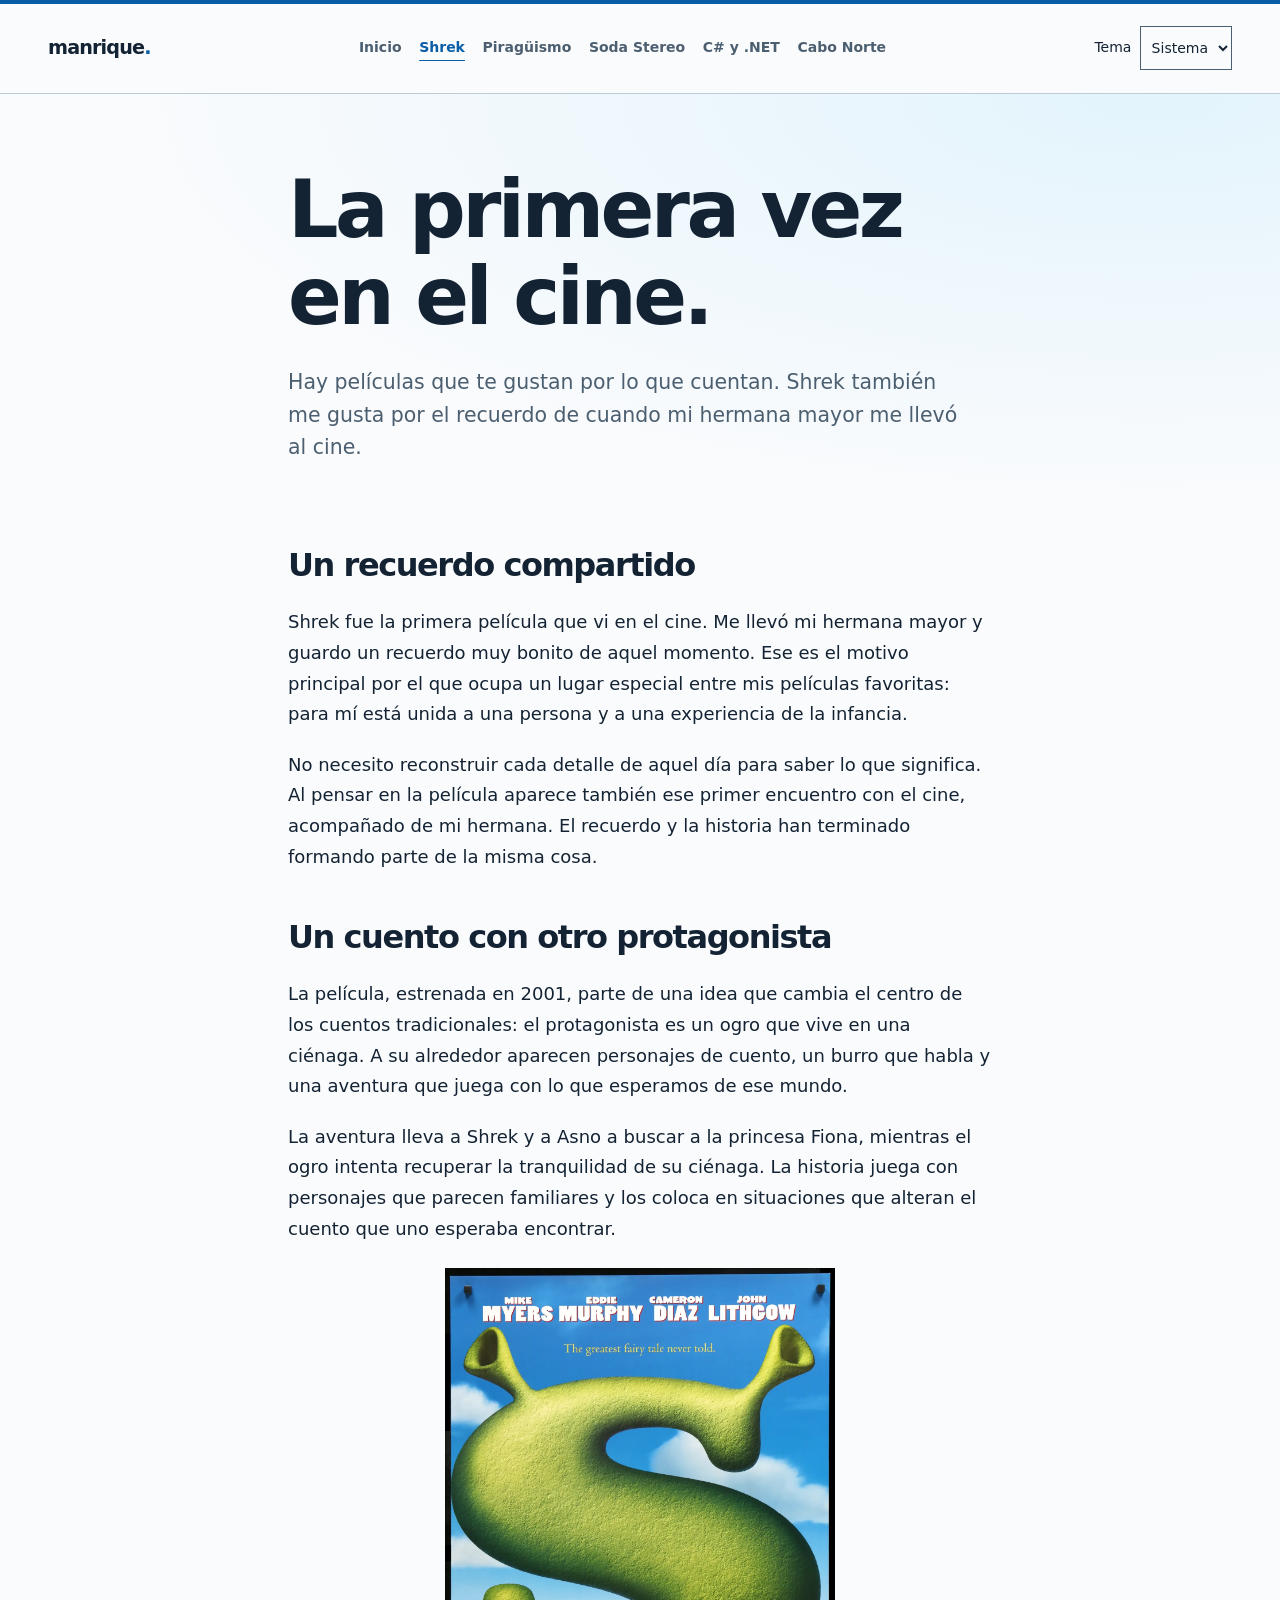
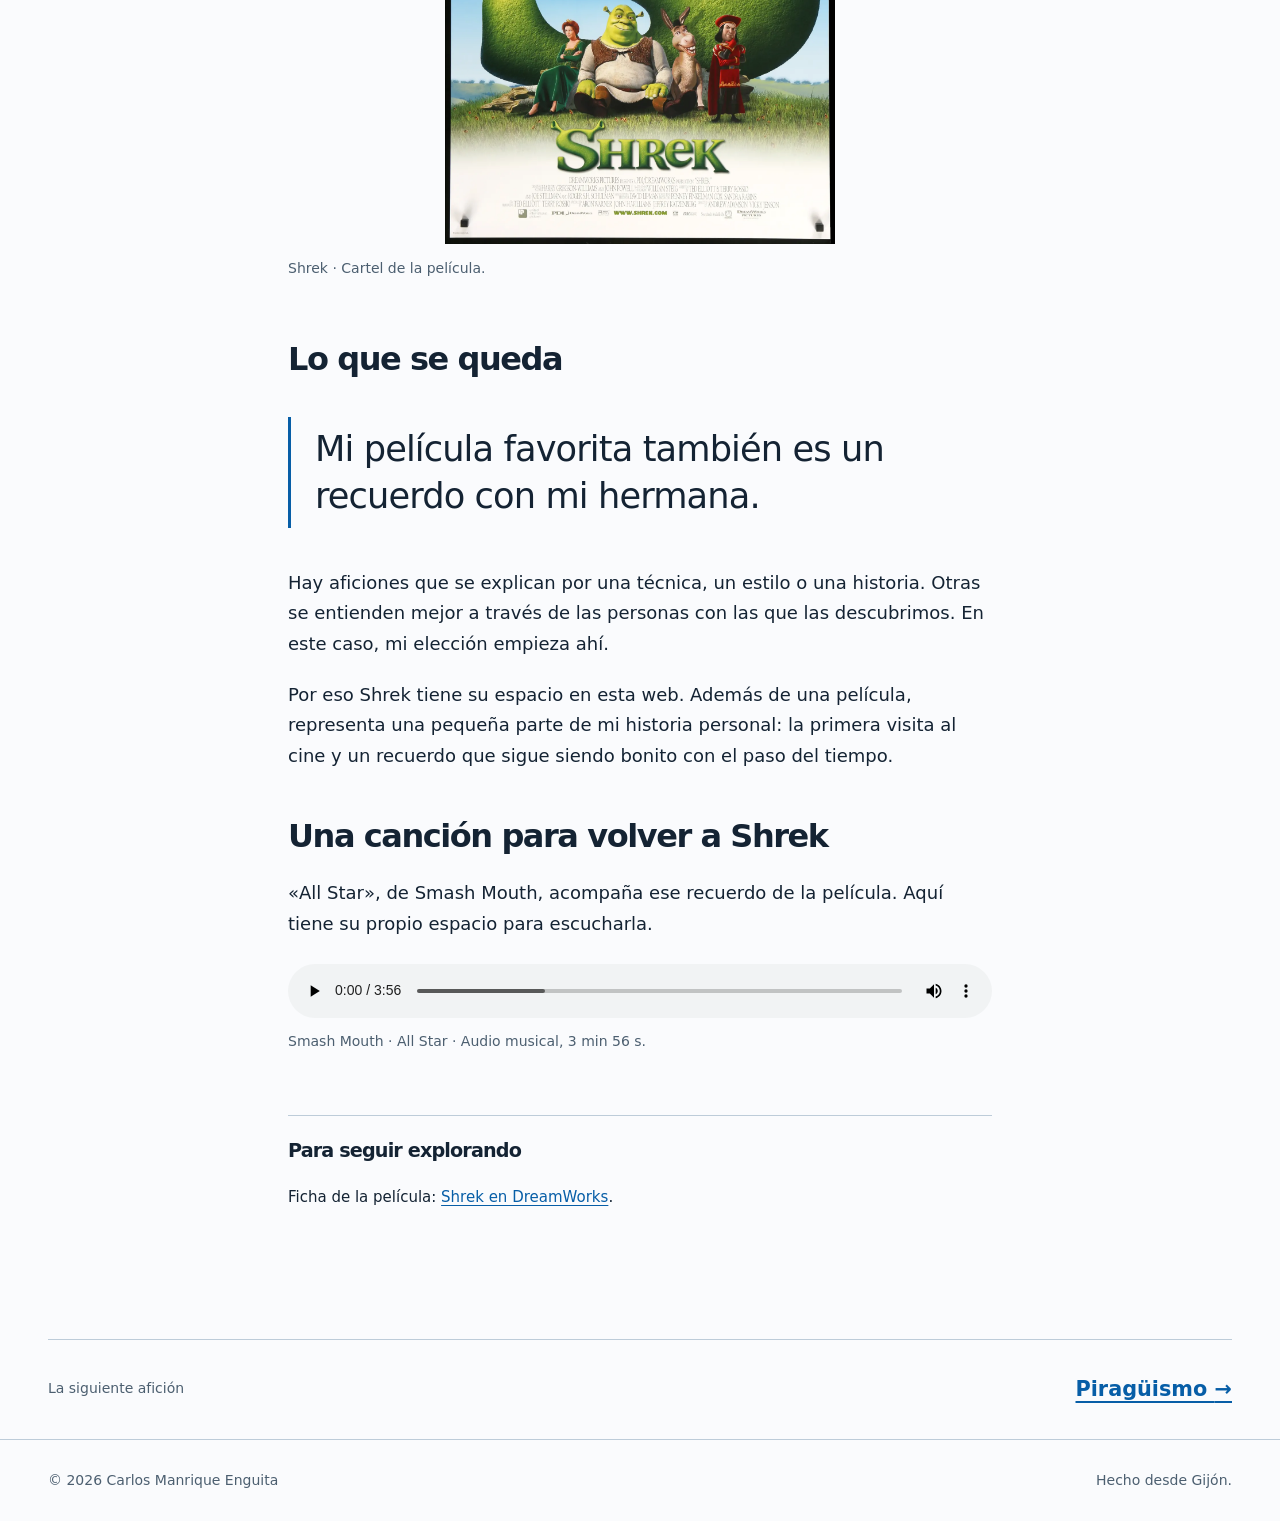
<file: shrek.html>
<!doctype html>
<html lang="es">
<head>
  <meta charset="utf-8">
  <meta name="viewport" content="width=device-width, initial-scale=1">
  <title>Shrek · Carlos Manrique Enguita</title>
  <meta name="description" content="Hay películas que te gustan por lo que cuentan. Shrek también me gusta por el recuerdo de cuando mi hermana mayor me llevó al cine.">
  <link rel="icon" href="data:image/svg+xml,%3Csvg%20xmlns%3D%22http%3A%2F%2Fwww.w3.org%2F2000%2Fsvg%22%20viewBox%3D%220%200%2064%2064%22%3E%3Crect%20width%3D%2264%22%20height%3D%2264%22%20rx%3D%2212%22%20fill%3D%22%23075ea7%22%2F%3E%3Ctext%20x%3D%2232%22%20y%3D%2243%22%20text-anchor%3D%22middle%22%20font-size%3D%2236%22%20font-family%3D%22sans-serif%22%20font-weight%3D%22bold%22%20fill%3D%22white%22%3Em%3C%2Ftext%3E%3C%2Fsvg%3E">
  <link rel="stylesheet" href="assets/css/estilos.css">
  <script src="assets/js/tema.js"></script>
</head>
<body>
  <a class="saltar" href="#contenido">Saltar al contenido</a>
  <header>
    <a href="index.html" aria-label="Carlos Manrique, inicio">manrique<span>.</span></a>
    <nav aria-label="Principal">
      <ul>
        <li><a href="index.html">Inicio</a></li>
        <li><a href="shrek.html" aria-current="page">Shrek</a></li>
        <li><a href="piraguismo.html">Piragüismo</a></li>
        <li><a href="soda-stereo.html">Soda Stereo</a></li>
        <li><a href="dotnet.html">C# y .NET</a></li>
        <li><a href="cabo-norte.html">Cabo Norte</a></li>
      </ul>
    </nav>
    <label id="control-tema" hidden for="tema">
      Tema
      <select id="tema" name="tema"><option value="sistema">Sistema</option><option value="claro">Claro</option><option value="oscuro">Oscuro</option></select>
    </label>
  </header>
  <main id="contenido">
    <article>
      <header>
        <h1>La primera vez<br>en el cine.</h1>
        <p class="entradilla">Hay películas que te gustan por lo que cuentan. Shrek también me gusta por el recuerdo de cuando mi hermana mayor me llevó al cine.</p>
      </header>
      <section id="recuerdo" aria-labelledby="titulo-recuerdo">
        <h2 id="titulo-recuerdo">Un recuerdo compartido</h2>
        <p>Shrek fue la primera película que vi en el cine. Me llevó mi hermana mayor y guardo un recuerdo muy bonito de aquel momento. Ese es el motivo principal por el que ocupa un lugar especial entre mis películas favoritas: para mí está unida a una persona y a una experiencia de la infancia.</p>
        <p>No necesito reconstruir cada detalle de aquel día para saber lo que significa. Al pensar en la película aparece también ese primer encuentro con el cine, acompañado de mi hermana. El recuerdo y la historia han terminado formando parte de la misma cosa.</p>
      </section>
      <section id="pelicula" aria-labelledby="titulo-pelicula">
        <h2 id="titulo-pelicula">Un cuento con otro protagonista</h2>
        <p>La película, estrenada en 2001, parte de una idea que cambia el centro de los cuentos tradicionales: el protagonista es un ogro que vive en una ciénaga. A su alrededor aparecen personajes de cuento, un burro que habla y una aventura que juega con lo que esperamos de ese mundo.</p>
        <p>La aventura lleva a Shrek y a Asno a buscar a la princesa Fiona, mientras el ogro intenta recuperar la tranquilidad de su ciénaga. La historia juega con personajes que parecen familiares y los coloca en situaciones que alteran el cuento que uno esperaba encontrar.</p>
        <figure>
          <img src="assets/imagenes/shrek.webp" alt="Cartel de Shrek con Fiona, Shrek, Asno y Lord Farquaad delante de una gran letra S verde" width="1357" height="2000" loading="lazy" decoding="async">
          <figcaption>Shrek · Cartel de la película.</figcaption>
        </figure>
      </section>
      <section id="significado" aria-labelledby="titulo-significado">
        <h2 id="titulo-significado">Lo que se queda</h2>
        <p class="destacado">Mi película favorita también es un recuerdo con mi hermana.</p>
        <p>Hay aficiones que se explican por una técnica, un estilo o una historia. Otras se entienden mejor a través de las personas con las que las descubrimos. En este caso, mi elección empieza ahí.</p>
        <p>Por eso Shrek tiene su espacio en esta web. Además de una película, representa una pequeña parte de mi historia personal: la primera visita al cine y un recuerdo que sigue siendo bonito con el paso del tiempo.</p>
      </section>
      <section id="musica" aria-labelledby="titulo-musica">
        <h2 id="titulo-musica">Una canción para volver a Shrek</h2>
        <p>«All Star», de Smash Mouth, acompaña ese recuerdo de la película. Aquí tiene su propio espacio para escucharla.</p>
        <figure>
          <audio controls preload="metadata" aria-label="All Star, de Smash Mouth">
            <source src="assets/audio/smash-mouth-all-star.mp3" type="audio/mpeg">
            Tu navegador no admite este reproductor. <a href="assets/audio/smash-mouth-all-star.mp3">Abrir All Star en MP3</a>.
          </audio>
          <figcaption>Smash Mouth · All Star · Audio musical, 3 min 56 s.</figcaption>
        </figure>
        <!-- Pendiente: alternativa textual revisada del audio musical. -->
      </section>
      <footer aria-labelledby="titulo-fuentes">
        <h2 id="titulo-fuentes">Para seguir explorando</h2>
        <p>Ficha de la película: <a href="https://www.dreamworks.com/movies/shrek">Shrek en DreamWorks</a>.</p>
      </footer>
    </article>
    <nav aria-label="Siguiente afición">
      <p>La siguiente afición</p>
      <a href="piraguismo.html" rel="next">Piragüismo <span aria-hidden="true">→</span></a>
    </nav>
  </main>
  <footer>
    <p>© 2026 Carlos Manrique Enguita</p>
    <p>Hecho desde Gijón.</p>
  </footer>
</body>
</html>
</file>
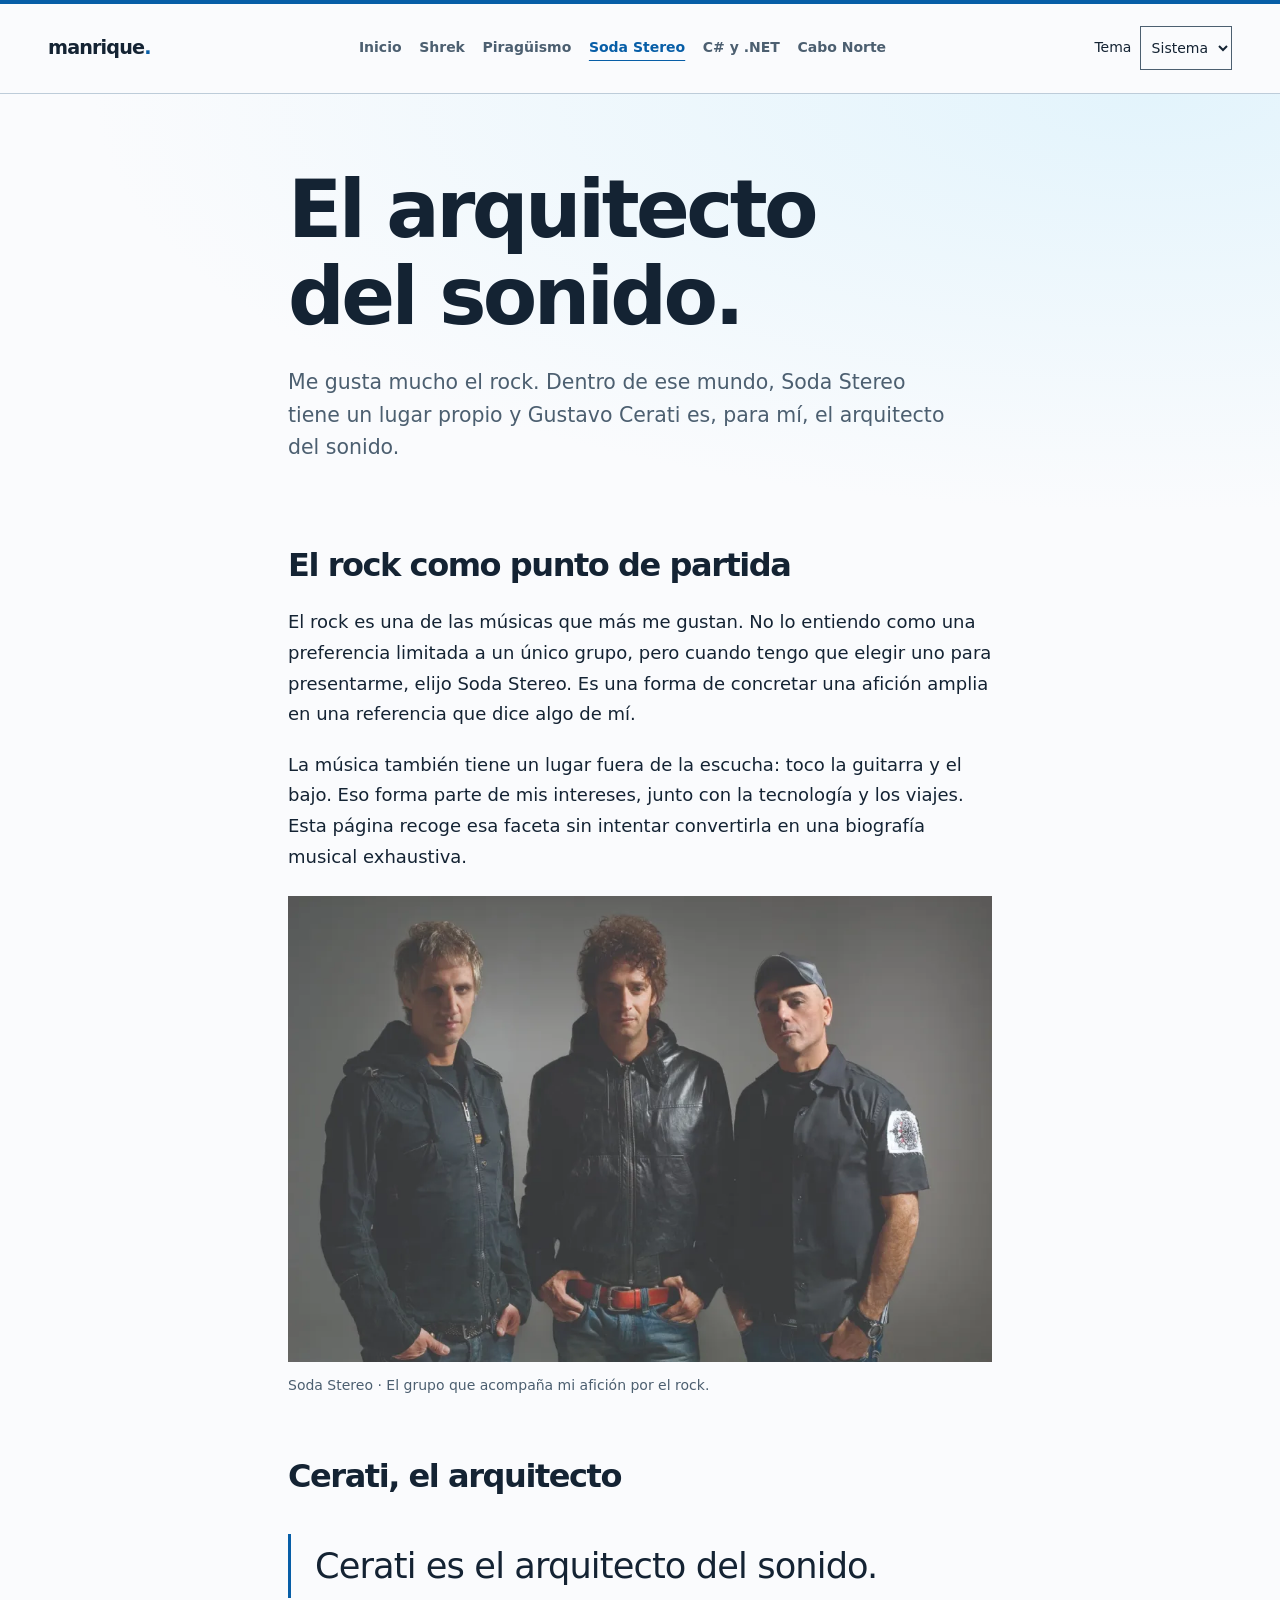
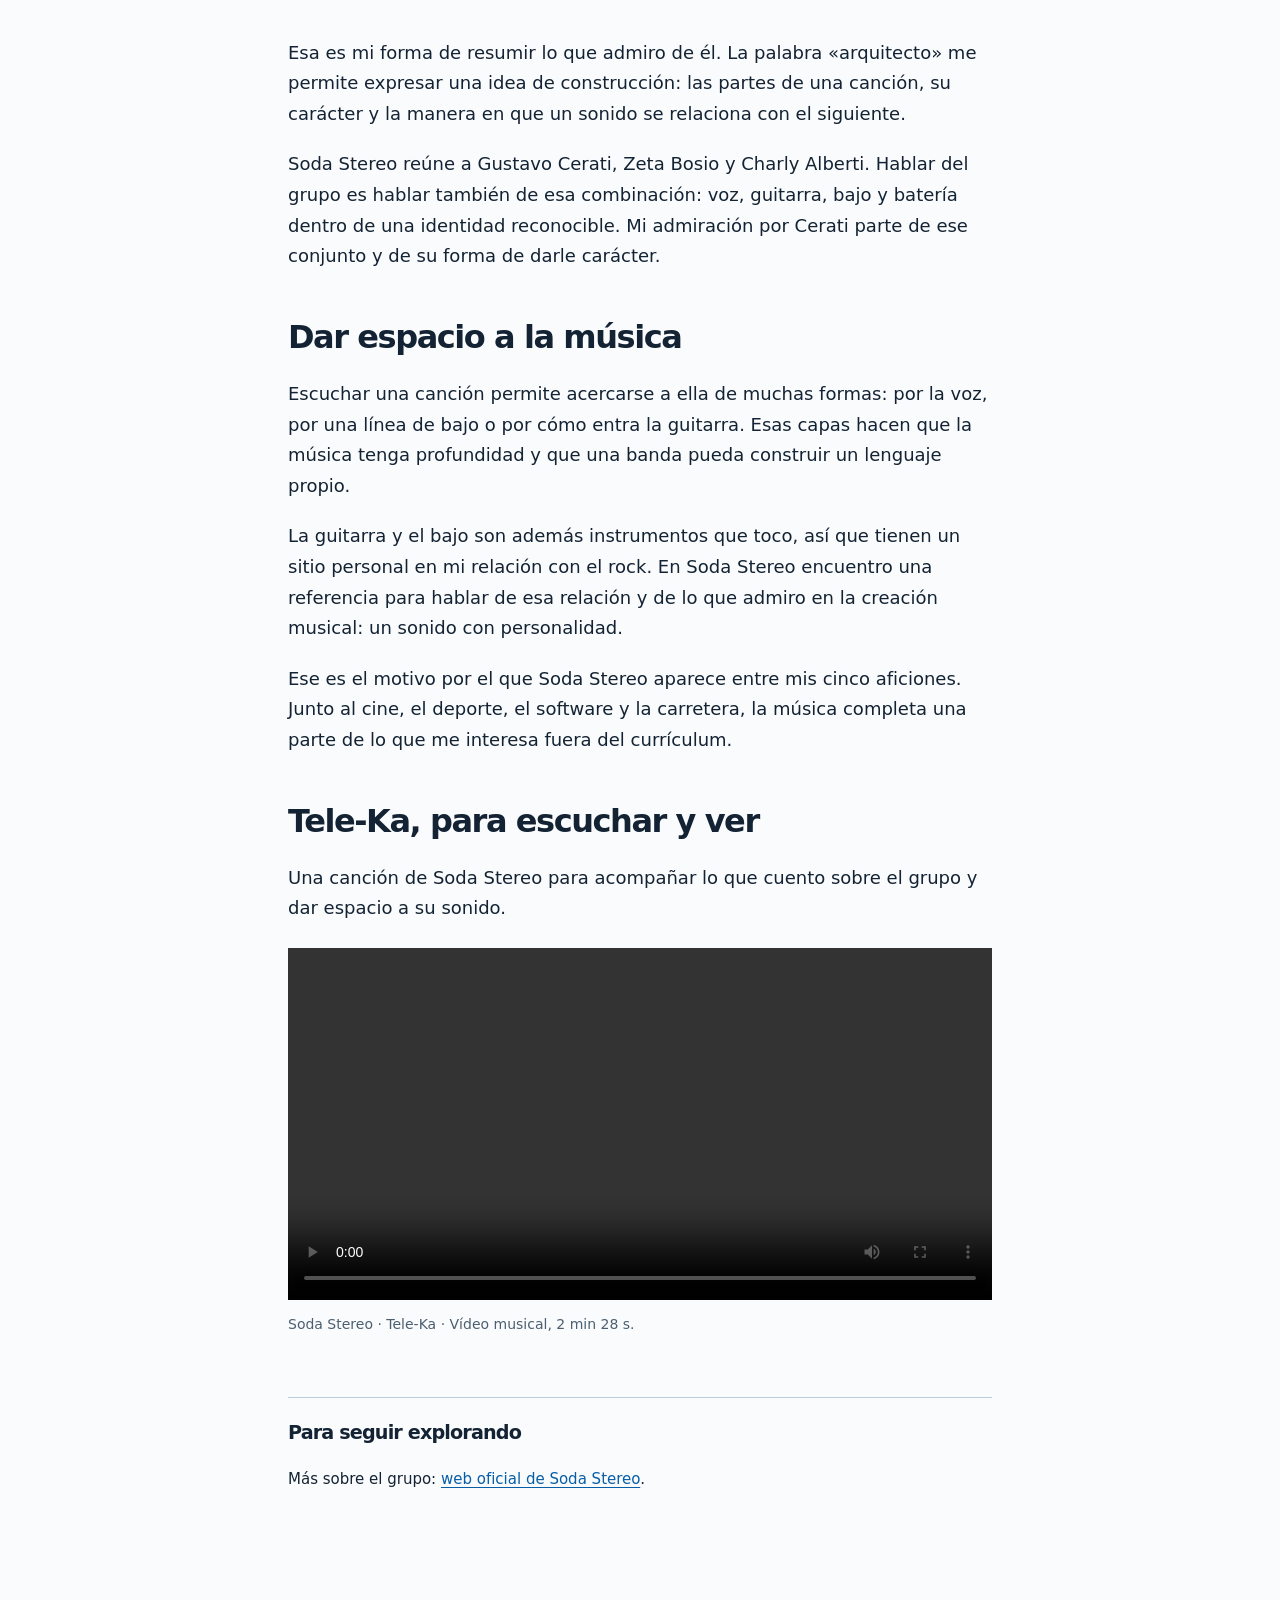
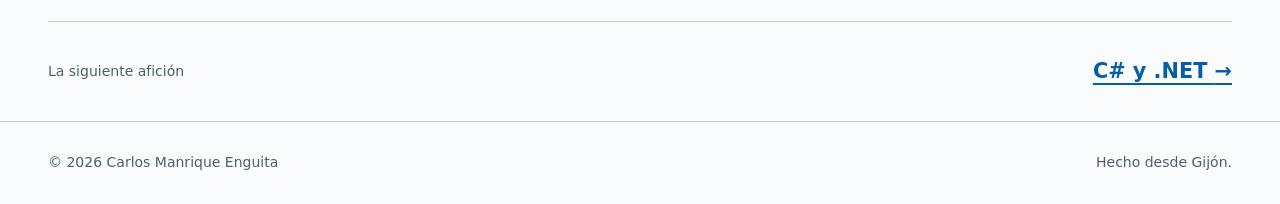
<file: soda-stereo.html>
<!doctype html>
<html lang="es">
<head>
  <meta charset="utf-8">
  <meta name="viewport" content="width=device-width, initial-scale=1">
  <title>Soda Stereo · Carlos Manrique Enguita</title>
  <meta name="description" content="Me gusta mucho el rock. Dentro de ese mundo, Soda Stereo tiene un lugar propio y Gustavo Cerati es, para mí, el arquitecto del sonido.">
  <link rel="icon" href="data:image/svg+xml,%3Csvg%20xmlns%3D%22http%3A%2F%2Fwww.w3.org%2F2000%2Fsvg%22%20viewBox%3D%220%200%2064%2064%22%3E%3Crect%20width%3D%2264%22%20height%3D%2264%22%20rx%3D%2212%22%20fill%3D%22%23075ea7%22%2F%3E%3Ctext%20x%3D%2232%22%20y%3D%2243%22%20text-anchor%3D%22middle%22%20font-size%3D%2236%22%20font-family%3D%22sans-serif%22%20font-weight%3D%22bold%22%20fill%3D%22white%22%3Em%3C%2Ftext%3E%3C%2Fsvg%3E">
  <link rel="stylesheet" href="assets/css/estilos.css">
  <script src="assets/js/tema.js"></script>
</head>
<body>
  <a class="saltar" href="#contenido">Saltar al contenido</a>
  <header>
    <a href="index.html" aria-label="Carlos Manrique, inicio">manrique<span>.</span></a>
    <nav aria-label="Principal">
      <ul>
        <li><a href="index.html">Inicio</a></li>
        <li><a href="shrek.html">Shrek</a></li>
        <li><a href="piraguismo.html">Piragüismo</a></li>
        <li><a href="soda-stereo.html" aria-current="page">Soda Stereo</a></li>
        <li><a href="dotnet.html">C# y .NET</a></li>
        <li><a href="cabo-norte.html">Cabo Norte</a></li>
      </ul>
    </nav>
    <label id="control-tema" hidden for="tema">
      Tema
      <select id="tema" name="tema"><option value="sistema">Sistema</option><option value="claro">Claro</option><option value="oscuro">Oscuro</option></select>
    </label>
  </header>
  <main id="contenido">
    <article>
      <header>
        <h1>El arquitecto<br>del sonido.</h1>
        <p class="entradilla">Me gusta mucho el rock. Dentro de ese mundo, Soda Stereo tiene un lugar propio y Gustavo Cerati es, para mí, el arquitecto del sonido.</p>
      </header>
      <section id="rock" aria-labelledby="titulo-rock">
        <h2 id="titulo-rock">El rock como punto de partida</h2>
        <p>El rock es una de las músicas que más me gustan. No lo entiendo como una preferencia limitada a un único grupo, pero cuando tengo que elegir uno para presentarme, elijo Soda Stereo. Es una forma de concretar una afición amplia en una referencia que dice algo de mí.</p>
        <p>La música también tiene un lugar fuera de la escucha: toco la guitarra y el bajo. Eso forma parte de mis intereses, junto con la tecnología y los viajes. Esta página recoge esa faceta sin intentar convertirla en una biografía musical exhaustiva.</p>
        <figure>
          <img src="assets/imagenes/soda.webp" alt="Los tres integrantes de Soda Stereo posan con ropa oscura ante un fondo gris" width="1024" height="677" loading="lazy" decoding="async">
          <figcaption>Soda Stereo · El grupo que acompaña mi afición por el rock.</figcaption>
        </figure>
      </section>
      <section id="cerati" aria-labelledby="titulo-cerati">
        <h2 id="titulo-cerati">Cerati, el arquitecto</h2>
        <p class="destacado">Cerati es el arquitecto del sonido.</p>
        <p>Esa es mi forma de resumir lo que admiro de él. La palabra «arquitecto» me permite expresar una idea de construcción: las partes de una canción, su carácter y la manera en que un sonido se relaciona con el siguiente.</p>
        <p>Soda Stereo reúne a Gustavo Cerati, Zeta Bosio y Charly Alberti. Hablar del grupo es hablar también de esa combinación: voz, guitarra, bajo y batería dentro de una identidad reconocible. Mi admiración por Cerati parte de ese conjunto y de su forma de darle carácter.</p>
      </section>
      <section id="escuchar" aria-labelledby="titulo-escuchar">
        <h2 id="titulo-escuchar">Dar espacio a la música</h2>
        <p>Escuchar una canción permite acercarse a ella de muchas formas: por la voz, por una línea de bajo o por cómo entra la guitarra. Esas capas hacen que la música tenga profundidad y que una banda pueda construir un lenguaje propio.</p>
        <p>La guitarra y el bajo son además instrumentos que toco, así que tienen un sitio personal en mi relación con el rock. En Soda Stereo encuentro una referencia para hablar de esa relación y de lo que admiro en la creación musical: un sonido con personalidad.</p>
        <p>Ese es el motivo por el que Soda Stereo aparece entre mis cinco aficiones. Junto al cine, el deporte, el software y la carretera, la música completa una parte de lo que me interesa fuera del currículum.</p>
      </section>
      <section id="video" aria-labelledby="titulo-video">
        <h2 id="titulo-video">Tele-Ka, para escuchar y ver</h2>
        <p>Una canción de Soda Stereo para acompañar lo que cuento sobre el grupo y dar espacio a su sonido.</p>
        <figure>
          <video controls preload="metadata" width="640" height="480" aria-label="Soda Stereo, Tele-Ka">
            <source src="assets/video/soda-stereo-tele-ka.mp4" type="video/mp4">
            Tu navegador no admite este reproductor. <a href="assets/video/soda-stereo-tele-ka.mp4">Abrir Tele-Ka en MP4</a>.
          </video>
          <figcaption>Soda Stereo · Tele-Ka · Vídeo musical, 2 min 28 s.</figcaption>
        </figure>
        <!-- Pendiente: subtítulos WebVTT, transcripción revisada y descripción visual cuando corresponda. -->
      </section>
      <footer aria-labelledby="titulo-fuentes">
        <h2 id="titulo-fuentes">Para seguir explorando</h2>
        <p>Más sobre el grupo: <a href="https://sodastereo.com/">web oficial de Soda Stereo</a>.</p>
      </footer>
    </article>
    <nav aria-label="Siguiente afición">
      <p>La siguiente afición</p>
      <a href="dotnet.html" rel="next">C# y .NET <span aria-hidden="true">→</span></a>
    </nav>
  </main>
  <footer>
    <p>© 2026 Carlos Manrique Enguita</p>
    <p>Hecho desde Gijón.</p>
  </footer>
</body>
</html>
</file>
<file: assets/css/estilos.css>
/* Base semántica común. Clases solo para variantes visuales. */ :root  {
  color-scheme: light dark;
  --fondo: light-dark(#fafbfd, #101921);
  --texto: light-dark(#142333, #edf5fc);
  --secundario: light-dark(#4c5f70, #acbdca);
  --acento: light-dark(#075ea7, #7cd8f5);
  --linea: light-dark(#bdccd9, #465b6c);
  --suave: light-dark(#d9edfa, #183847);
  --brillo: light-dark(#e3f4fc, #153040);
  --ancho: 1240px;
  --margen: 3rem;
  --sangria: max(var(--margen), calc((100% - var(--ancho)) / 2));
}

:root[data-tema="claro"]  {
  color-scheme: light;
}

:root[data-tema="oscuro"]  {
  color-scheme: dark;
}

*  {
  box-sizing: border-box;
}

html  {
  scroll-behavior: smooth;
  scroll-padding-top: 2rem;
}

body  {
  margin: 0;
  color: var(--texto);
  background: var(--fondo);
  font: 1.125rem/1.7 system-ui, "Segoe UI", sans-serif;
  overflow-wrap: anywhere;
}

[hidden]  {
  display: none !important;
}

::selection  {
  background: var(--suave);
  color: var(--texto);
}

a  {
  color: var(--acento);
  text-underline-offset: .22em;
  text-decoration-thickness: .08em;
}

a:hover  {
  text-decoration-thickness: .14em;
}

:focus-visible  {
  outline: 3px solid var(--acento);
  outline-offset: 5px;
}

img  {
  display: block;
  max-width: 100%;
  height: auto;
}

video, audio  {
  display: block;
  width: 100%;
  max-width: 100%;
}

video  {
  height: auto;
  background: #000;
}

article section figure  {
  margin-block: 1.5rem;
}

article section figure img  {
  margin-inline: auto;
  max-height: 36rem;
  object-fit: contain;
}

figure  {
  margin: 0;
}

h1, h2, h3, p  {
  margin-top: 0;
}

h1, h2, h3  {
  line-height: 1.1;
  font-weight: 650;
  letter-spacing: -.045em;
}

h1  {
  font-size: clamp(3rem, 6.2vw, 6rem);
  margin-bottom: 1.6rem;
}

h2  {
  font-size: clamp(1.9rem, 3.2vw, 3.1rem);
  margin-bottom: 1.5rem;
}

h3  {
  font-size: 1.4rem;
}

p  {
  margin-bottom: 1.25rem;
}

/* Ancho común: fondos completos y contenido centrado, sin div contenedor. */ body > header, body > footer  {
  padding-inline: var(--sangria);
}

main > header, main > section, main > nav  {
  width: min(var(--ancho), calc(100% - var(--margen) - var(--margen)));
  margin-inline: auto;
}

body > header, body > footer, main > nav, .contacto  {
  display: flex;
  flex-wrap: wrap;
  justify-content: space-between;
}

body > footer, main > nav  {
  gap: 1rem;
  border-top: 1px solid var(--linea);
}

body > footer p, main > nav p, .intereses p  {
  margin: 0;
}

body > header nav, body > header > label, body > footer, figcaption, .perfil-grid span, .intereses span:not([aria-hidden])  {
  font-size: .875rem;
}

body > footer, figcaption, main > nav p, .intereses p, .intereses span:not([aria-hidden])  {
  color: var(--secundario);
}

.etiqueta, .perfil-grid span, .intereses [aria-hidden]  {
  color: var(--acento);
  font-family: ui-monospace, SFMono-Regular, Consolas, monospace;
}

.saltar  {
  position: absolute;
  top: -8rem;
  left: 1rem;
  z-index: 20;
  padding: .7rem 1rem;
  background: var(--fondo);
}

.saltar:focus  {
  top: 1rem;
}

body > header  {
  align-items: center;
  gap: 1.5rem;
  padding-block: 1.4rem;
  border-top: 4px solid var(--acento);
  border-bottom: 1px solid var(--linea);
}

body > header > a  {
  color: var(--texto);
  font-size: 1.2rem;
  font-weight: 750;
  letter-spacing: -.045em;
  text-decoration: none;
  white-space: nowrap;
}

body > header > a span  {
  color: var(--acento);
}

body > header nav ul, .intereses, .perfil-grid  {
  margin: 0;
  padding: 0;
  list-style: none;
}

body > header nav ul  {
  display: flex;
  flex-wrap: wrap;
  align-items: center;
  gap: .3rem 1.1rem;
}

body > header nav a  {
  display: block;
  min-height: 44px;
  padding-block: .6rem;
  color: var(--secundario);
  font-weight: 600;
  text-decoration: none;
}

body > header nav a:hover, body > header nav a[aria-current="page"]  {
  color: var(--acento);
  text-decoration: underline;
  text-underline-offset: .55em;
}

body > header > label  {
  display: flex;
  align-items: center;
  gap: .55rem;
}

select  {
  max-width: 100%;
  min-height: 44px;
  font: inherit;
  border: 1px solid var(--secundario);
  border-radius: 0;
  padding: .5rem .4rem;
  background: var(--fondo);
  color: var(--texto);
}

.etiqueta  {
  font-size: .875rem;
  font-weight: 600;
  letter-spacing: .055em;
  text-transform: uppercase;
}

.entradilla  {
  font-size: clamp(1.15rem, 1.6vw, 1.4rem);
  line-height: 1.6;
  max-width: 42rem;
  color: var(--secundario);
}

.enlaces-linea  {
  display: flex;
  flex-wrap: wrap;
  gap: .7rem 1.8rem;
  margin: 2rem 0 0;
}

.enlaces-linea a  {
  display: inline-block;
  padding-block: .4rem;
  font-size: 1rem;
  font-weight: 600;
}

/* Portada y secciones de presentación. */ main > header, main > section > header  {
  display: grid;
  grid-template-columns: repeat(auto-fit, minmax(min(100%, 25rem), 1fr));
}

main > header  {
  align-items: center;
  gap: 5rem;
  padding-block: 5.5rem 5rem;
}

main > header h1 span  {
  display: block;
}

main > header figure  {
  padding: 1.3rem 1.3rem 0 0;
  background: linear-gradient(140deg, var(--suave), var(--fondo) 75%);
}

main > header img  {
  width: 100%;
  aspect-ratio: 1;
  object-fit: cover;
}

figcaption  {
  padding-block: .8rem;
}

main > header figcaption  {
  display: flex;
  flex-wrap: wrap;
  justify-content: space-between;
  gap: .5rem;
}

main > section  {
  padding-block: 4rem;
  border-top: 1px solid var(--linea);
}

main > section > header  {
  align-items: start;
  gap: 3rem;
  margin-bottom: 2rem;
}

main > section > header > p  {
  max-width: 34rem;
  color: var(--secundario);
}

.perfil-grid  {
  display: grid;
  grid-template-columns: repeat(auto-fit, minmax(min(100%, 16rem), 1fr));
  gap: 3rem;
}

.perfil-grid h3  {
  margin-top: .75rem;
}

.perfil-grid p  {
  font-size: 1rem;
  color: var(--secundario);
}

.intereses > li  {
  display: grid;
  grid-template-columns: 5rem 1.1fr 1fr auto;
  align-items: baseline;
  gap: 2rem;
  padding-block: 2rem;
  border-top: 1px solid var(--linea);
}

.intereses h3  {
  margin: 0;
  font-size: clamp(1.6rem, 3vw, 2.6rem);
}

.intereses h3 a  {
  color: var(--texto);
  text-decoration: none;
  transition: color .2s ease;
}

.intereses h3 a:hover  {
  color: var(--acento);
  text-decoration: underline;
}

.intereses p  {
  font-size: 1rem;
}

.contacto  {
  gap: 2rem;
  align-items: start;
}

.contacto > header  {
  display: block;
  margin-bottom: 0;
}

address  {
  font-style: normal;
}

address > a[href^="mailto:"]  {
  font-size: clamp(1.1rem, 2.3vw, 1.8rem);
}

body > footer  {
  padding-block: 1.8rem;
}

/* Artículos breves en una columna de lectura. */ article  {
  padding-bottom: 5rem;
}

article > header  {
  padding-inline: max(var(--margen), calc((100% - 44rem) / 2));
  padding-block: 4.5rem 4rem;
  background: radial-gradient(ellipse at 90% 0, var(--brillo), transparent 65%);
}

article > section, article > footer  {
  width: min(44rem, calc(100% - var(--margen) - var(--margen)));
  margin: 0 auto 3rem;
}

article section h2  {
  font-size: clamp(1.7rem, 2.5vw, 2.3rem);
}

.destacado  {
  font-size: clamp(1.5rem, 3vw, 2.2rem);
  letter-spacing: -.025em;
  line-height: 1.35;
  border-left: 3px solid var(--acento);
  margin-block: 2.5rem;
  padding: .5rem 0 .5rem 1.5rem;
}

article footer  {
  padding-top: 1.5rem;
  border-top: 1px solid var(--linea);
}

article footer h2  {
  font-size: 1.2rem;
}

article footer p  {
  font-size: .9375rem;
}

main > nav  {
  align-items: center;
  padding-block: 2rem;
}

main > nav p  {
  font-size: .875rem;
}

main > nav a  {
  font-size: 1.3rem;
  font-weight: 600;
}

@keyframes aparecer  {
  from  {
    opacity: 0;
    transform: translateY(12px);
  }

  to  {
    opacity: 1;
    transform: translateY(0);
  }

}

@media (prefers-reduced-motion: no-preference)  {
  main > header, article > header h1  {
    animation: aparecer .55s ease-out both;
  }

}

@media (max-width: 1100px)  {
  body > header  {
    gap: .6rem 1.5rem;
  }

  body > header nav  {
    order: 3;
    width: 100%;
  }

  main > header  {
    gap: 3rem;
  }

  .intereses > li  {
    grid-template-columns: 2rem minmax(0, 1fr);
    gap: .7rem 1rem;
  }

  .intereses p, .intereses span:not([aria-hidden])  {
    grid-column: 2;
  }

}

@media (max-width: 760px)  {
  :root  {
    --margen: 1.25rem;
  }

  main > header  {
    grid-template-columns: 1fr;
    gap: 2rem;
    padding-block: 3rem;
  }

  main > header h1  {
    font-size: clamp(3rem, 10vw, 5rem);
  }

  main > header figure  {
    max-width: 30rem;
  }

  main > section  {
    padding-block: 2.5rem;
  }

  main > section > header, .perfil-grid  {
    grid-template-columns: 1fr;
    gap: 1.5rem;
  }

  main > section > header  {
    margin-bottom: 1rem;
  }

  .perfil-grid  {
    gap: 2rem;
  }

  .intereses > li  {
    padding-block: 1.5rem;
  }

  article > header  {
    padding-block: 2.5rem 3rem;
  }

  body > header nav ul  {
    gap: .1rem 1rem;
  }

}

@media (prefers-reduced-motion: reduce)  {
  html  {
    scroll-behavior: auto;
  }

  *, *::before, *::after  {
    animation: none !important;
    transition: none !important;
  }

}

@media print  {
  :root, :root[data-tema]  {
    color-scheme: light;
    --fondo: #fff;
    --texto: #000;
    --secundario: #333;
    --acento: #000;
    --linea: #aaa;
  }

  body > header, .saltar, main > nav  {
    display: none;
  }

  main > header, main > section, main > nav, article > section, article > footer  {
    width: 100%;
  }

  article > header, body > footer  {
    padding-inline: 0;
  }

  main > header, .perfil-grid  {
    display: block;
  }

  main > header figure  {
    max-width: 14rem;
  }

  article > header  {
    padding-block: 1rem;
  }

  body  {
    font-size: 11pt;
  }

  h1  {
    font-size: 32pt;
  }

  h2  {
    break-after: avoid;
  }

}
</file>
